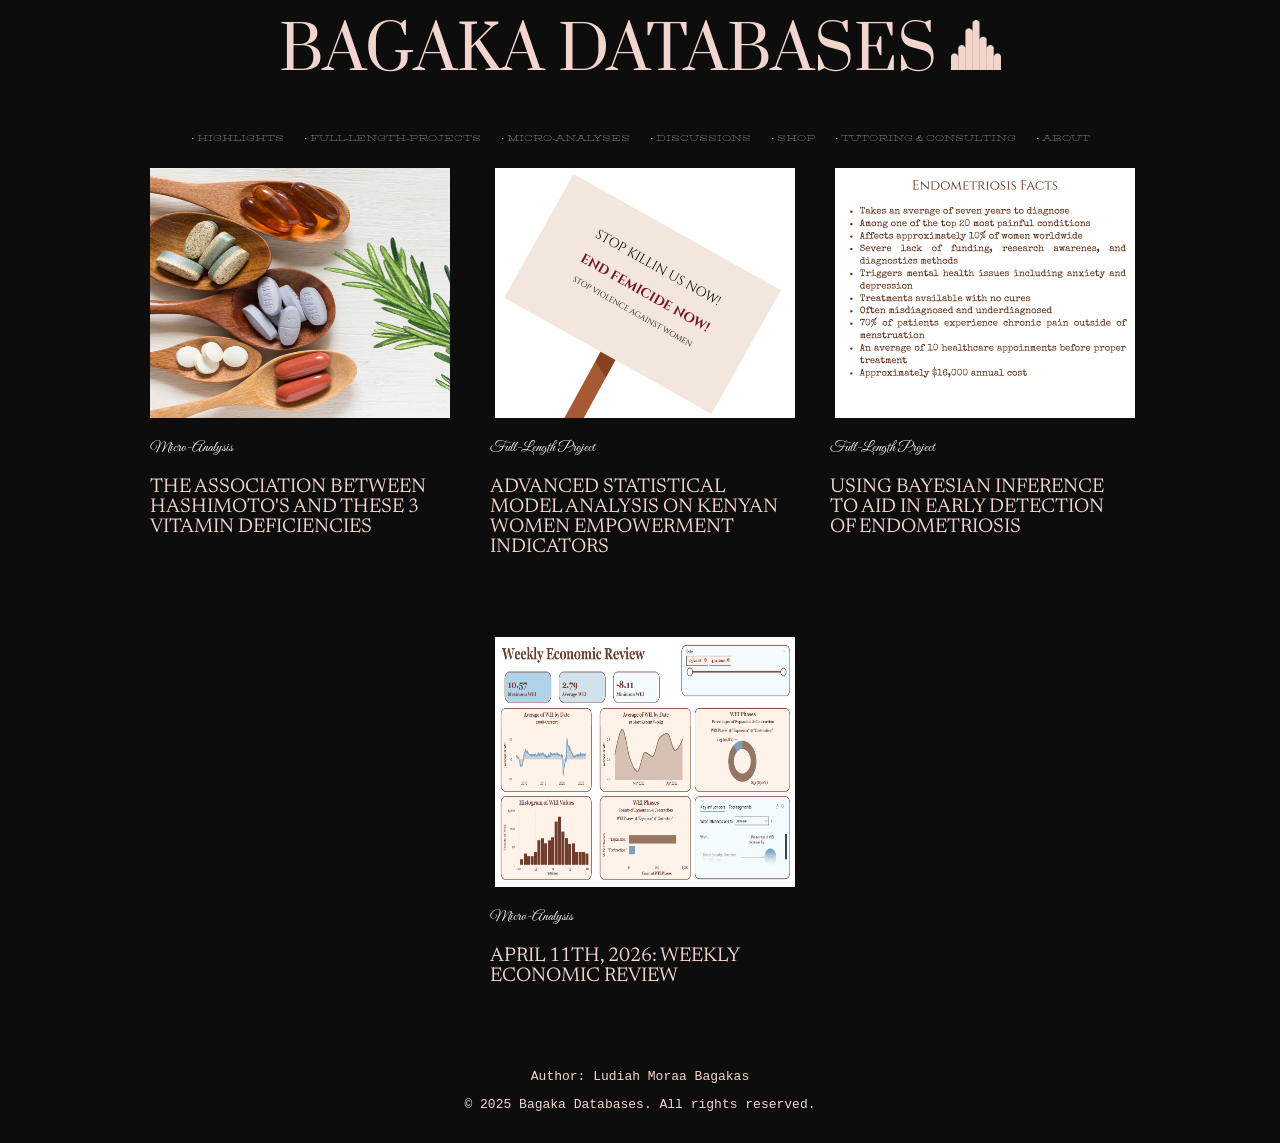
<file: index.html>
<!--------------------- HOME PAGE --------------------->

<!-- BASIC SET-UP -->
<!DOCTYPE html>

<html>

<head>
<title>Bagaka Databases</title>
</head>
<!-- -->

<!-- FONTS -->
<link rel="stylesheet" href="https://fonts.googleapis.com/css2?family=Newsreader:ital,wght@0,300;0,400;0,600;1,300&display=swap">
<link rel="stylesheet" href="https://fonts.googleapis.com/css2?family=Great Vibes:ital,wght@0,300;0,400;0,600;1,300&display=swap">
<link rel="stylesheet" href="https://fonts.googleapis.com/css2?family=Prata:ital,wght@0,300;1,300&display=swap">
<link rel="stylesheet" href="https://fonts.googleapis.com/css2?family=Padyakke+Expanded+One:ital,wght@0,300;0,400;0,600;1,300&display=swap">
<!-- -->

<!-- LINK CSS STYLESHEET -->
<link rel="stylesheet" href="bd.home.css">
<!-- -->

<!-- ICON -->
<link rel="icon" href="favicon.ico" type="image/x-icon">
<!-- -->

<!-- HEADER & TITLE -->
<a class="title" href="/"><h1>BAGAKA DATABASES <img src="Histogram_Logo.png", height = 50px, width="50px" alt=""></h1></a>
<!-- -->

<!-- BACKGROUND COLOR -->
<body style="background-color:#0D0D0D;">
<!-- -->

<!-- TOPNAV -->
<ul class="topnav">
  <li><a href="../highlights/bd.highlights.html"> &bull; HIGHLIGHTS</a></li>
  <li><a href="../full/bd.full.html"> &bull; FULL-LENGTH-PROJECTS</a></li>
  <li><a href="../micro/bd.micro.html"> &bull; MICRO-ANALYSES</a></li>
  <li><a href="../discussions/bd.discussions.html"> &bull; DISCUSSIONS</a></li>
  <li><a href="../shop/bd.shop.html"> &bull; SHOP</a></li>
  <li><a href="../tutoring/tutoring.html"> &bull; TUTORING & CONSULTING</a></li>
  <li><a href="../about/bd.about.html"> &bull; ABOUT</a></li>
</ul>
<!-- -->

<!-- HOME PAGE CONTENT -->
<!-- ROW 1 -->
<div class="container">
  <div class = "vitamins">
    <img src="Vitamins.png" alt="VITAMINS IMAGE", width="300", height="250">
    <p class="categories">Micro-Analysis</p>
    <p>THE ASSOCIATION BETWEEN HASHIMOTO'S AND THESE 3 VITAMIN DEFICIENCIES</p>
  </div>

  <div class="kenyan">
    <a class = "kenyan" href="KenyanWomenEmpowerment/Kenyan.Women.Empowerment.html">
    <img src="Kenyan.Women.png" alt="KENYAN WOMEN EMPOWERMENT", width="300", height="250">
    <p class="categories">Full-Length Project</p>
    <p class = "item">ADVANCED STATISTICAL MODEL ANALYSIS ON KENYAN WOMEN EMPOWERMENT INDICATORS</p>
    </a>
  </div>

  <div class="endo">
    <a class = "endo" href="Endo.Diagnostics/endo.project.html">
    <img src="Endo.png" alt="Endometriosis Facts", width="300", height="250">
    <p class="categories">Full-Length Project</p>
    <p>USING BAYESIAN INFERENCE TO AID IN EARLY DETECTION OF ENDOMETRIOSIS</p>
    </a>
  </div>
</div>  

<!-- ROW 2 -->
<div class="container">
  <div class="WER1">
    <a class = "WER1" href="WeeklyEconomicReview1/WER1.html">
    <img src="WER1.png" alt="WEEKLY ECONOMIC REVIEW 1", width="300", height="250">
    <p class="categories">Micro-Analysis</p>
    <p class = "item">APRIL 11TH, 2026: WEEKLY ECONOMIC REVIEW</p>
    </a>
  </div>
</div>
<!-- -->

<!-- FOOTER -->
<div class="flex-container2">
  <div>
  <footer>
  <p> Author: Ludiah Moraa Bagakas</p>
  <p> &copy; 2025 Bagaka Databases. All rights reserved.</p>
  </footer>
 </div>
</div>
<!-- -->

<!-- CLOSE BODY AND HTML TAGS -->
</body>

</html>
<!-- -->
</file>
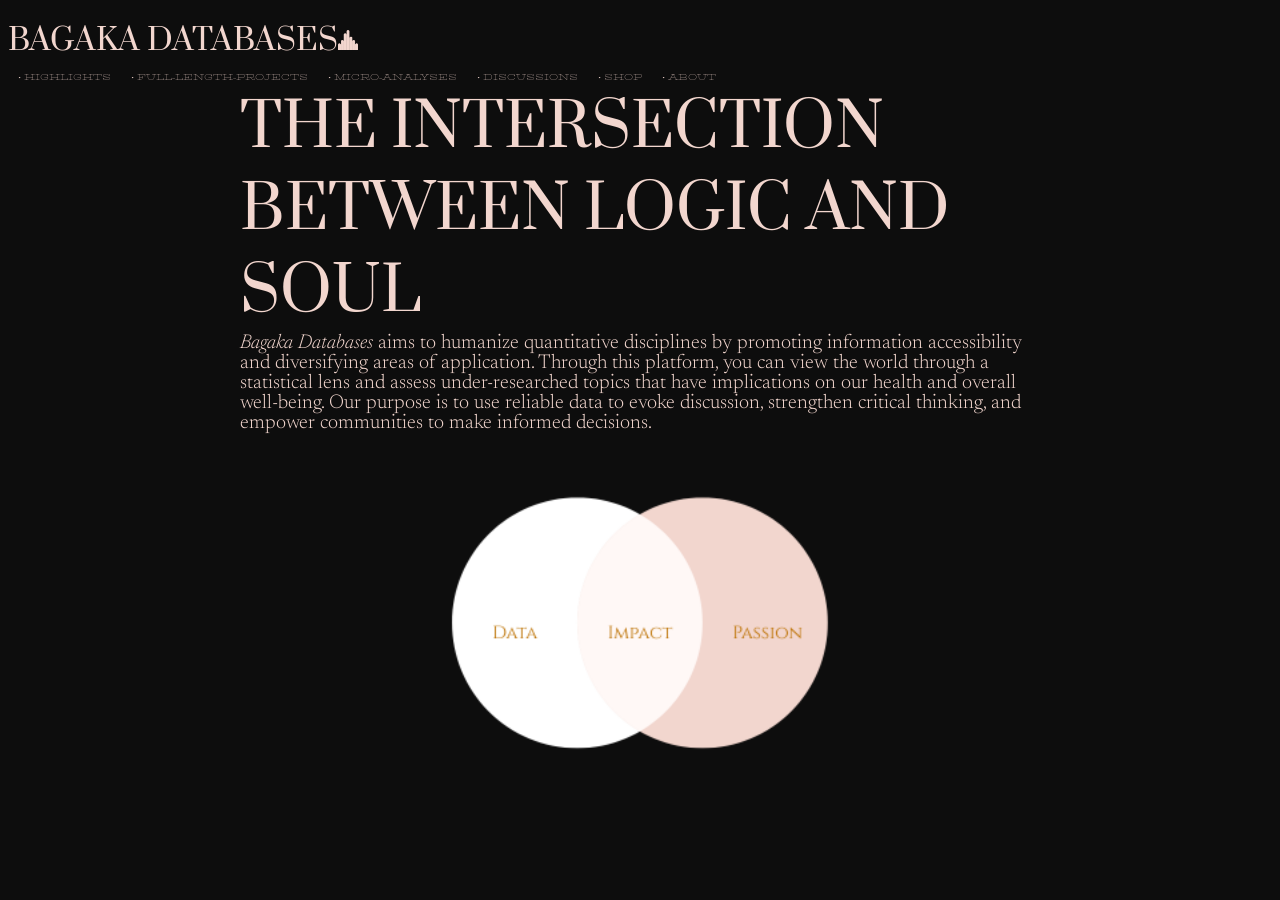
<file: about/bd.about.html>
<!--------------------- ABOUT PAGE --------------------->

<!-- BASIC SET-UP -->
<!DOCTYPE html>
<html>

<head>
<title>Bagaka Databases</title>
</head>
<!-- -->

<!-- FONTS -->
<link rel="stylesheet" href="https://fonts.googleapis.com/css2?family=Newsreader:ital,wght@0,300;0,400;0,600;1,300&display=swap">
<link rel="stylesheet" href="https://fonts.googleapis.com/css2?family=Great Vibes:ital,wght@0,300;0,400;0,600;1,300&display=swap">
<link rel="stylesheet" href="https://fonts.googleapis.com/css2?family=Prata:ital,wght@0,300;1,300&display=swap">
<link rel="stylesheet" href="https://fonts.googleapis.com/css2?family=Padyakke+Expanded+One:ital,wght@0,300;0,400;0,600;1,300&display=swap">
<!-- -->

<!-- LINK CSS STYLESHEET -->
<link rel="stylesheet" href="bd.about.css">
<!-- -->

<!-- ICON -->
<link rel="icon" href="../favicon.ico" type="image/x-icon">
<!-- -->

<!-- HEADER & TITLE -->
<a class= title href="/"><h1>BAGAKA DATABASES<img src="Histogram_Logo.png", height = 20px, width="20px" alt=""></h1></a>
<ul class="topnav">
  <li><a href="../highlights/bd.highlights.html"> &bull; HIGHLIGHTS</a></li>
  <li><a href="../full/bd.full.html"> &bull; FULL-LENGTH-PROJECTS</a></li>
  <li><a href="../micro/bd.micro.html"> &bull; MICRO-ANALYSES</a></li>
  <li><a href="../discussions/bd.discussions.html"> &bull; DISCUSSIONS</a></li>
  <li><a href="../shop/bd.shop.html"> &bull; SHOP</a></li>
  <li><a href="bd.about.html"> &bull; ABOUT</a></li>
</ul>
</h1>
<!-- -->

<!-- BACKGROUND COLOR -->
<body style="background-color:#0D0D0D;">
<!-- -->

<!-- ABOUT CONTENT-->
<h2>THE INTERSECTION BETWEEN LOGIC AND SOUL</h2>
<p class = "about">
<em>Bagaka Databases</em> aims to humanize quantitative disciplines 
by promoting information accessibility and diversifying areas of application. 
Through this platform, you can view the world through a statistical lens 
and assess under-researched topics that have implications on our health and overall well-being.
Our purpose is to use reliable data to evoke discussion, strengthen critical thinking, 
and empower communities to make informed decisions.
</p>

<figure class = "about">
    <img src="About.png" alt="VENN DIAGRAM", width="400", height="400">
</figure>
</html>
</file>
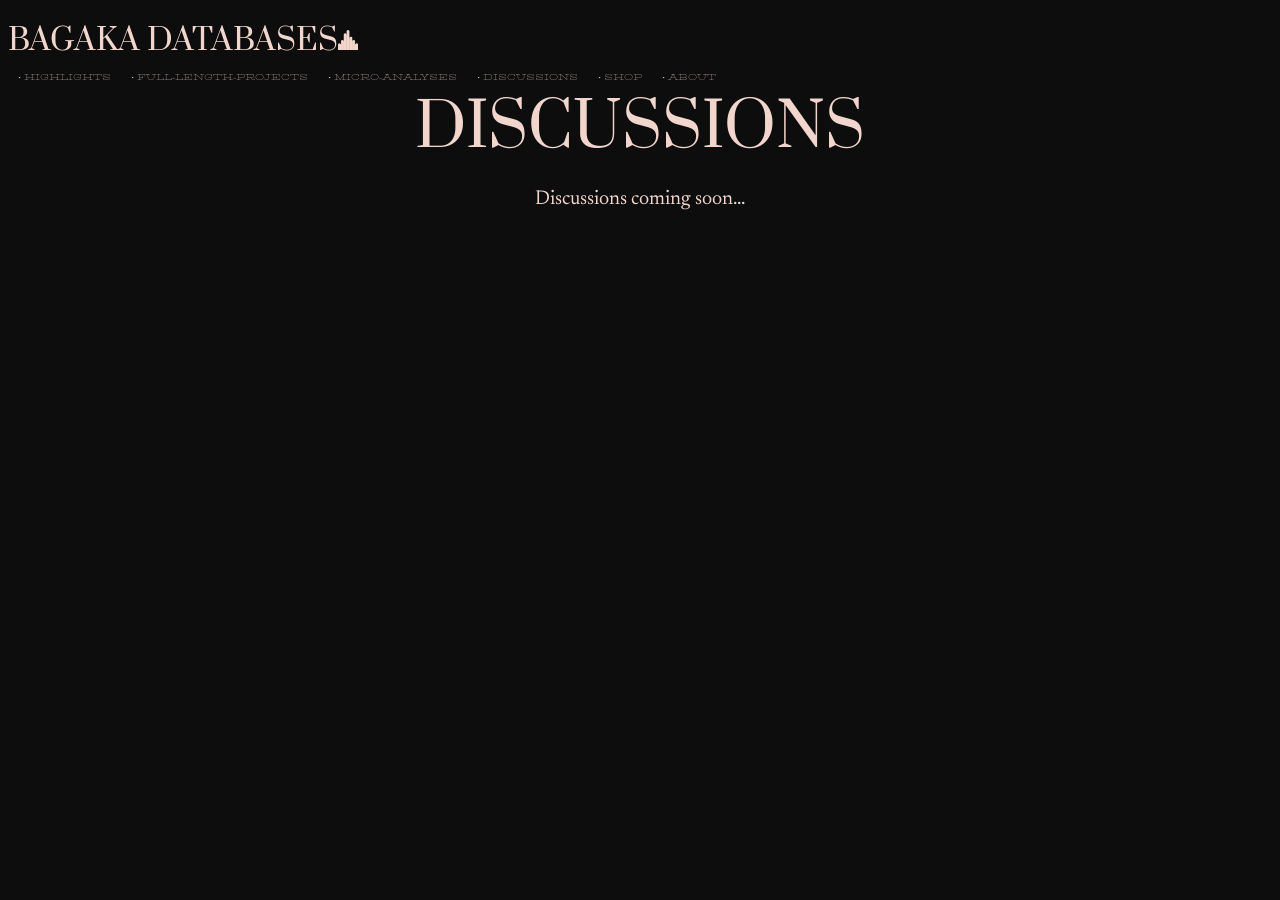
<file: discussions/bd.discussions.html>
<!--------------------- DISCUSSIONS --------------------->

<!-- BASIC SET-UP -->
<!DOCTYPE html>
<html>

<head>
<title>Bagaka Databases</title>
</head>
<!-- -->

<!-- FONTS -->
<link rel="stylesheet" href="https://fonts.googleapis.com/css2?family=Newsreader:ital,wght@0,300;0,400;0,600;1,300&display=swap">
<link rel="stylesheet" href="https://fonts.googleapis.com/css2?family=Great Vibes:ital,wght@0,300;0,400;0,600;1,300&display=swap">
<link rel="stylesheet" href="https://fonts.googleapis.com/css2?family=Prata:ital,wght@0,300;1,300&display=swap">
<link rel="stylesheet" href="https://fonts.googleapis.com/css2?family=Padyakke+Expanded+One:ital,wght@0,300;0,400;0,600;1,300&display=swap">
<!-- -->

<!-- LINK CSS STYLESHEET -->
<link rel="stylesheet" href="bd.discussions.css">
<!-- -->

<!-- ICON -->
<link rel="icon" href="../favicon.ico" type="image/x-icon">
<!-- -->

<!-- HEADER & TITLE -->
<a class= title href="/"><h1>BAGAKA DATABASES<img src="Histogram_Logo.png", height = 20px, width="20px" alt=""></h1></a>

<ul class="topnav">
  <li><a href="../highlights/bd.highlights.html"> &bull; HIGHLIGHTS</a></li>
  <li><a href="../full/bd.full.html"> &bull; FULL-LENGTH-PROJECTS</a></li>
  <li><a href="../micro/bd.micro.html"> &bull; MICRO-ANALYSES</a></li>
  <li><a href="bd.discussions.html"> &bull; DISCUSSIONS</a></li>
  <li><a href="../shop/bd.shop.html"> &bull; SHOP</a></li>
  <li><a href="../about/bd.about.html"> &bull; ABOUT</a></li>
</ul>
</h1>
<!-- -->

<!-- BACKGROUND COLOR -->
<body style="background-color:#0D0D0D;">

<!-- SECTION HEADER -->
<h2>DISCUSSIONS</h2>
<!-- -->

<!-- DISCUSSIONS CONTENT-->
<p> Discussions coming soon...</p>
</file>
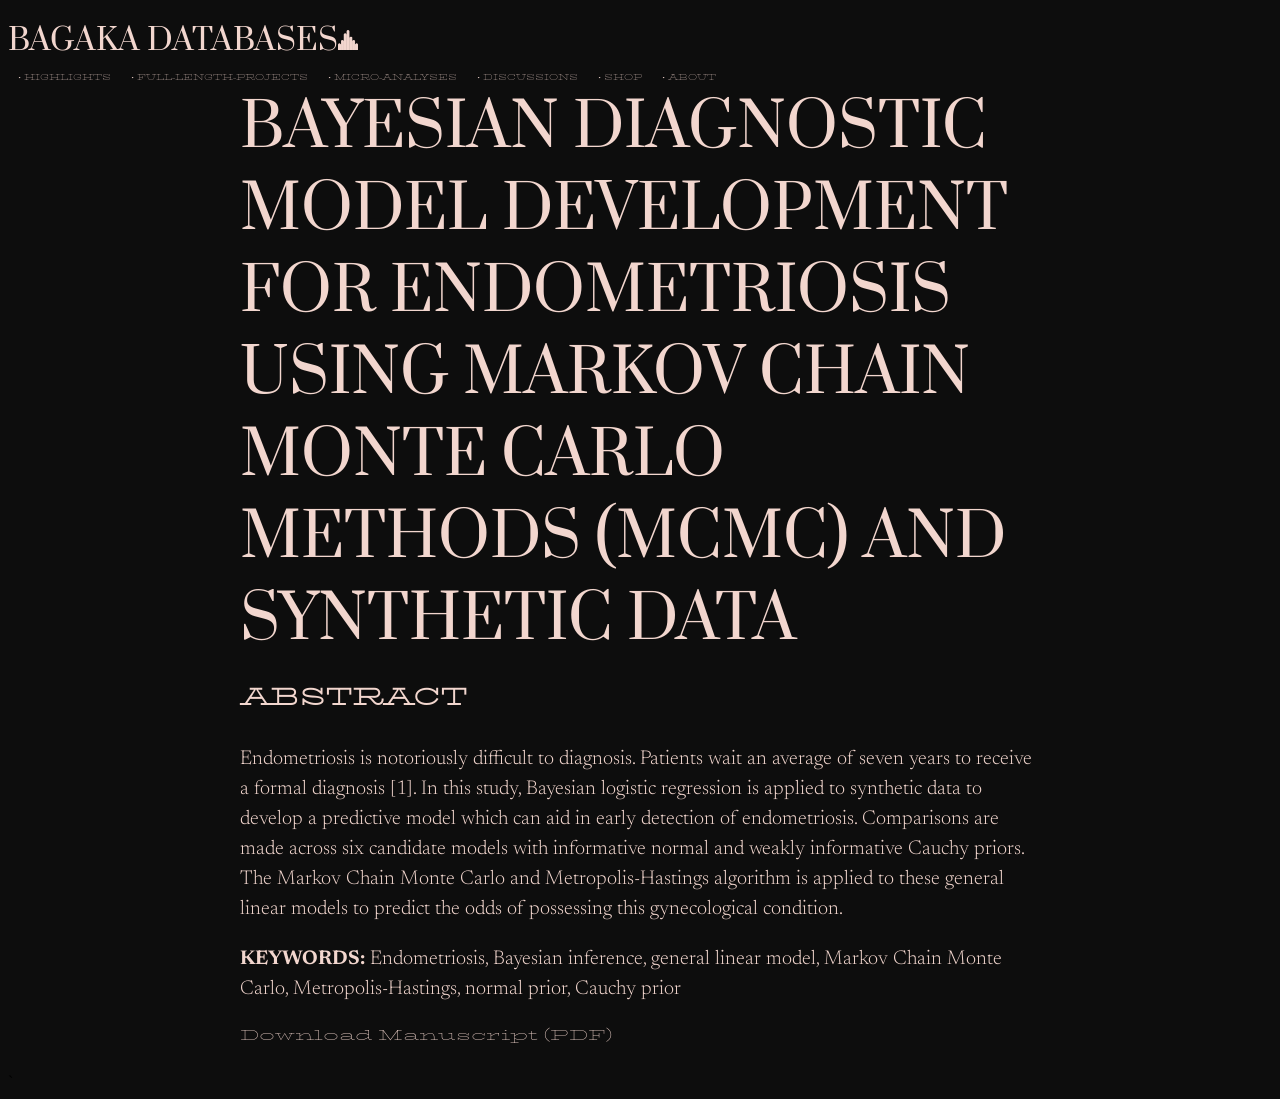
<file: Endo.Diagnostics/endo.project.html>
<!--------------------- ENDOMETRIOSIS DIAGNOSTIC MODEL --------------------->

<!-- BASIC SET-UP -->
<!DOCTYPE html>
<html>

<head>
<title>Bagaka Databases</title>
</head>
<!-- -->

<!-- FONTS -->
<link rel="stylesheet" href="https://fonts.googleapis.com/css2?family=Newsreader:ital,wght@0,300;0,400;0,600;1,300&display=swap">
<link rel="stylesheet" href="https://fonts.googleapis.com/css2?family=Great Vibes:ital,wght@0,300;0,400;0,600;1,300&display=swap">
<link rel="stylesheet" href="https://fonts.googleapis.com/css2?family=Prata:ital,wght@0,300;1,300&display=swap">
<link rel="stylesheet" href="https://fonts.googleapis.com/css2?family=Padyakke+Expanded+One:ital,wght@0,300;0,400;0,600;1,300&display=swap">
<!-- -->

<!-- LINK CSS STYLESHEET -->
<link rel="stylesheet" href="endo.project.css">
<!-- -->

<!-- ICON -->
<link rel="icon" href="../../favicon.ico" type="image/x-icon">
<!-- -->

<!-- HEADER & TITLE -->
<a class= title href="/"><h1>BAGAKA DATABASES<img src="../Histogram_Logo.png", height = 20px, width="20px" alt=""></h1></a>
<ul class="topnav">
  <li><a href="../highlights/bd.highlights.html"> &bull; HIGHLIGHTS</a></li>
  <li><a href="../../full/bd.full.html"> &bull; FULL-LENGTH-PROJECTS</a></li>
  <li><a href="../../micro/bd.micro.html"> &bull; MICRO-ANALYSES</a></li>
  <li><a href="../../discussions/bd.discussions.html"> &bull; DISCUSSIONS</a></li>
  <li><a href="../../shop/bd.shop.html"> &bull; SHOP</a></li>
  <li><a href="../../about/bd.about.html"> &bull; ABOUT</a></li>
</ul>
</h1>
<!-- -->

<!-- BACKGROUND COLOR -->
<body style="background-color:#0D0D0D;">
<!-- -->


<!-- 1. THE TABLE OF CONTENTS -->
<!--
 <div class="scrollable-container">
 <nav class="toc-box">
    <ul class = "toc">
        <li><a href="#section-1" class = "toc-link">1. Abstract</a></li>
        <li ><a href="#section-2" class = "toc-link">2. Introduction</a></li>
        <li><a href="#section-3" class = "toc-link">3. Methodology</a></li>
            <li style="text-indent: 20px;"><a href="#section-3.1" class = "toc-link">3.1. Data Collection </a></li>
            <li style="text-indent: 20px;"><a href="#section-3.2" class = "toc-link">3.2. Exploratory Data Analysis</a></li>
            <li style="text-indent: 20px;"><a href="#section-3.3" class = "toc-link">3.3. Bayesian Logistic Regression</a></li>
        <li><a href="#section-4" class = "toc-link">4. Results</a></li>
            <li style="text-indent: 20px;"><a href="#section-4.1" class = "toc-link">4.1. Fitted Models</a></li>
            <li style="text-indent: 20px;"><a href="#section-4.2" class = "toc-link">4.2. Model Assessments</a></li>
        <li><a href="#section-5" class = "toc-link">5. Conclusion</a></li>
        <li><a href="#section-6" class = "toc-link">6. References</a></li>

    </ul>
</nav>
</div>
-->

<!-- CONTENT -->
<h2>BAYESIAN DIAGNOSTIC MODEL DEVELOPMENT FOR ENDOMETRIOSIS 
    USING MARKOV CHAIN MONTE CARLO METHODS (MCMC) AND SYNTHETIC DATA</h2>

<!-- ABSTRACT -->
<section id="section-1">
<div class ="abstract">
    <h3><b>ABSTRACT</b></h3>
    <p class = "abstract">
        Endometriosis is notoriously difficult to diagnosis. 
        Patients wait an average of seven years to receive a formal diagnosis [1]. 
        In this study, Bayesian logistic regression is applied to synthetic data 
        to develop a predictive model which can aid in early detection of endometriosis. 
        Comparisons are made across six candidate models with informative normal 
        and weakly informative Cauchy priors. The Markov Chain Monte Carlo 
        and Metropolis-Hastings algorithm is applied to these general linear models 
        to predict the odds of possessing this gynecological condition. 
    </p>
</div>

<div class = "keywords">
    <p class="keywords">
        <b>KEYWORDS:</b> Endometriosis, Bayesian inference, 
        general linear model, Markov Chain Monte Carlo, 
        Metropolis-Hastings, normal prior, Cauchy prior
</p>
</div>
</section>


<!-- INTRODUCTION -->
<!--
<section id="section-2">
<div class = "introduction">
    <h3><b>INTRODUCTION</b></h3>
    <p class="introduction">
        Endometriosis is a chronic inflammatory condition, 
        where tissue similar to the uterine lining grows outside of the uterus 
        resulting in inflammation, scarring, and severe pain. 
        It is characterized by a broad spectrum of symptoms, 
        some of which include chronic pain, gastrointestinal issues, fatigue, 
        irregular menstruation, and infertility. 
        This condition has been associated with a reduced quality of life 
        and the delay in its detection prolongs patients' access to necessary treatments for symptom management. 
        As of now, the only definitive way of diagnosing this condition is through a laparoscopy; 
        a minimally invasive surgery [2]. When endometrial lesions are detected, 
        they are generally removed and biopsied to confirm diagnosis. 
        The removal of these lesions are expected to alleviate symptoms. 
        One major drawback of this technique is that when endometriosis is not found, 
        patients are burdened with the vulnerability of recovering from a painful, unwarranted, and costly procedure. 
        Women with presumed diagnoses avoid this procedure out of fear of a similar outcome. 
        These drawbacks highlight several motivations to develop a diagnostic model to infer the probability of endometriosis being present. 
    </p>
</div>
</section>
-->

<!-- METHODOLOGY -->
<section id="section-3">
    <!-- DATA COLLECTION -->
     <!--

<div class = "methodology">
    <h3><b>METHODOLOGY</b></h3>
    <section id="section-3.1">
    <h4><b>DATA COLLECTION</b></h4>
    <p class="data.collection">
        Since endometriosis research is widely considered to be under-researched 
        and under-funded, relevant data sets are hard to access. 
        Consequently, this study utilizes synthetic data simulated 
        to resemble a real-life experiment. This Kaggle data set consists of 
        10,000 observations reflecting common characteristics 
        and symptoms of endometriosis [3]. 
        This study's data is strictly utilized for training purposes 
        and should not be generalized to its respective population. 
    </p>
    </section>
-->
    <!-- EDA -->
     <!--
    <section id="section-3.2">
    <h4><b>EDA:</b></h4>
    <p class="eda">
        In this study, six variables are used to predict the binary outcome 
        of whether or not endometriosis is present (0 = No, 1 = Yes). 
        These predictors are highlighted in <i>Table 1</i>.
    </p>
-->

<!-- TABLE 1 -->
 <!--
<table>
<caption>Table 1: Description of Predictors</caption>
 <thead>
  <tr>
   <th style="text-align:left;"> Variable </th>
   <th style="text-align:left;"> Type </th>
   <th style="text-align:left;"> Description </th>
  </tr>
 </thead>
<tbody>
  <tr>
   <td style="text-align:left;"> Age </td>
   <td style="text-align:left;"> Discrete </td>
   <td style="text-align:left;"> Age of individual (18-50). </td>
  </tr>
  <tr>
   <td style="text-align:left;"> Menstrual Irregularity </td>
   <td style="text-align:left;"> Binary </td>
   <td style="text-align:left;"> Indicates whether or not 
                     individual's menstrual cycle is irregular 
                     (0 = No, 1 = Yes). </td>
  </tr>
  <tr>
   <td style="text-align:left;"> Chronic Pain Level </td>
   <td style="text-align:left;"> Continuous </td>
   <td style="text-align:left;"> Self-reported pain severity level
                     (scale from 0-10). </td>
  </tr>
  <tr>
   <td style="text-align:left;"> Hormone Level Abnormality </td>
   <td style="text-align:left;"> Binary </td>
   <td style="text-align:left;"> Indicates precense of abnormal hormone levels 
                     (0 = No , 1 = Yes). </td>
  </tr>
  <tr>
   <td style="text-align:left;"> Infertility </td>
   <td style="text-align:left;"> Binary </td>
   <td style="text-align:left;"> Indicates whether or not an individual 
                     experiences infertility 
                     (0 = No, 1 = Yes). </td>
  </tr>
  <tr>
   <td style="text-align:left;"> BMI </td>
   <td style="text-align:left;"> Continuous </td>
   <td style="text-align:left;"> Body Mass Index (18-40 kilograms per square meter). </td>
  </tr>
</tbody>
</table>

According to the graphs of quantitative variables in <i>Figure 1</i>, 
the distribution of ages appear to follow a normal, 
yet slightly static distribution centered around a mean of 34 years old. 
Chronic pain levels are distributed normally around a mean of 5, 
while body mass indices are slightly skewed-right with a mean 
and median of about 23. The skewness of the distribution 
for BMI values can be explained by several high outliers. 
This feature is expected, as there is a high prevalence of obesity 
in the United States. Based on the box plots in <i>Figure 1</i>, 
a diagnosis of endometriosis seems to be associated with 
higher chronic pain levels and BMI's. 
Since endometriosis is more common in women of reproductive age, 
and less common in women experiencing and transitioning into menopause, 
we would expect this condition to affect a narrower range (smaller variance) 
of individuals. 
-->


<!-- FIGURE 1 -->
 <!--
<figure class = "figures">
    <img src="Endo.EDA.Figure1.png" alt="EXPLORATORY DATA ANALYSIS GRAPHS", width="800", height="600">
    <figcaption><i>Figure 1: Histograms & Boxplots of Quantitative Variables</i></figcaption>
</figure>

Based on the bar charts in <i></i>Figure 2</i>, 
endometriosis appears to be more prevalent in individuals 
who experience menstrual irregularity, hormone abnormality, and infertility. 
These binary variables are expected to share a positive relationship 
with the odds of an endometriosis diagnosis.
--> 

<!-- FIGURE 2 -->
 <!--
<figure class = "figures">
    <img src="Endo.EDA.Figure2.png" alt="EXPLORATORY DATA ANALYSIS GRAPHS", width="800", height="600">
    <figcaption><i>Figure 2: Bar Charts of Binary Variables</i></figcaption>
</figure>

The correlation heat map in <i>Figure 3</i>, 
indicates that the strongest positive association exists 
between the presence of endometriosis and hormone level abnormalities. 
Other significant predictors that share a significant positive relationship 
with the response are chronic pain level, infertility and menstrual irregularity respectively. 
These explanatory variable are expected to dominate the regression model.
-->
<!-- FIGURE 3 -->
<!--
<figure class = "figures">
    <img src="Endo.EDA.Figure3.png" alt="EXPLORATORY DATA ANALYSIS GRAPHS", width="800", height="600">
    <figcaption><i>Figure 3: Correlation Heat Map</i></figcaption>
</figure>
    </section>

-->

<!-- BAYESIAN LOGISTIC REGRESSION -->
 <!--
 <section id="section-3.3">
 <h4><b>BAYESIAN LOGISTIC REGRESSION:</b></h4>
 <p>
The response variable follows a binomial distribution, y<sub>i</sub> ~ Bin(n<sub>i</sub>, μ<sub>i</sub>), 
where n<sub>i</sub> is known.
We select a logit transformation, 
log( u<sub>i</sub> / (1 - u<sub>i</sub>) ),
to link the linear predictors to the mean of the response [4].
</p>

<p>
We choose the model:
</p>

<p>
log( <sup>&pi;</sup>&frasl;<sub>1 - &pi;</sub>) =
&beta;<sub>0</sub> + &beta;<sub>1</sub>x<sub>1</sub> + &beta;<sub>2</sub>x<sub>2</sub> + &beta;<sub>3</sub>x<sub>3</sub> +
&beta;<sub>4</sub>x<sub>4</sub> + &beta;<sub>5</sub>x<sub>5</sub> + &beta;<sub>6</sub>x<sub>6</sub>,
where &beta;<sub>0</sub>, &beta;<sub>1</sub>, ..., &beta;<sub>6</sub> ~ Normal(0, σ)
</p>

<p>
The data distribution for y is:
</p>

<p>
p(y | &beta;) =
&Pi;<sub>i=1</sub><sup>n</sup>
[ C(n<sub>i</sub>, y<sub>i</sub>) ·
( e<sup>n<sub>i</sub></sup> / (1 + e<sup>n<sub>i</sub>) )<sup>y<sub>i</sub></sup> ·
( 1 / (1 + e<sup>n<sub>i</sub>) )<sup>n<sub>i</sub> - y<sub>i</sub></sup> ]
</p>

<h5><b>Normal Informative Priors</b></h5>
<p>
Parameterization of the explanatory variables was considered using normal prior distributions, 
&beta;<sub>i</sub> ~ N(&beta;, Σ<sub>&beta;</sub>) for &beta;<sub>0</sub>, &beta;<sub>1</sub>, …, &beta;<sub>6</sub>.
In this intuitive approach, prior information can be expressed directly in terms of these parameters [5].
</p>

<p>
The intercept parameter &beta;<sub>0</sub> is selected based on the belief that a “typical” woman aged 18–50
has a 5%–20% chance of having endometriosis. The logit transformation is applied to this range,
and the prior mean is defined as the midpoint of the transformed values.
</p>

<p>
β<sub>0 (centered)</sub> =
[ <sup>&pi;</sup>&frasl;<sub>1 - &pi;</sub>(0.05) + <sup>&pi;</sup>&frasl;<sub>1 - &pi;</sub>(0.20) ] / 2
</p>

<p>
The prior standard deviation of β<sub>0</sub> is set as half the distance between this centered value
and the endpoints of the transformed range.
</p>

<p>
Σ<sub>β0</sub> =
( <sup>&pi;</sup>&frasl;<sub>1 - &pi;</sub>(0.05) + <sup>&pi;</sup>&frasl;<sub>1 - &pi;</sub>(0.20) ) / 2
=
( <sup>&pi;</sup>&frasl;<sub>1 - &pi;</sub>(0.20) − <sup>&pi;</sup>&frasl;<sub>1 - &pi;</sub>(0.05) ) / 2
</p>

For each proceeding coefficient, 
we calculate the expected log of odds for each unit increase in the explanatory variable. 
For instance, we would expect the odds of an endometriosis diagnosis to increase by 25% 
for each increased level of chronic pain. 
As a result, the prior mean on &#946<sub>3</sub> is <i>log(1.25)</i> 
and the standard deviation is the halfway distance between this value 
and the upper and lower bounds bounds of  &#946<sub>3</sub>[5]. 
<i>Table 2</i> provides the prior mean and standard deviation selected for each coefficient.
-->

<!-- TABLE 2 -->
 <!--
<table>
<caption>Table 2: Prior Mean and Standard Deviation for Coefficients</caption>
 <thead>
  <tr>
   <th style="text-align:left;"> Predictors </th>
   <th style="text-align:right;"> Prior Mean </th>
   <th style="text-align:right;"> Prior Standard Deviation </th>
  </tr>
 </thead>
<tbody>
  <tr>
   <td style="text-align:left;"> Intercept </td>
   <td style="text-align:right;"> -2.1653667 </td>
   <td style="text-align:right;"> 0.3895362 </td>
  </tr>
  <tr>
   <td style="text-align:left;"> Age </td>
   <td style="text-align:right;"> 0.0476551 </td>
   <td style="text-align:right;"> 0.0238275 </td>
  </tr>
  <tr>
   <td style="text-align:left;"> Menstrual Irregularity </td>
   <td style="text-align:right;"> 0.1311821 </td>
   <td style="text-align:right;"> 0.0655911 </td>
  </tr>
  <tr>
   <td style="text-align:left;"> Chronic Pain Level </td>
   <td style="text-align:right;"> 0.2027326 </td>
   <td style="text-align:right;"> 0.1013663 </td>
  </tr>
  <tr>
   <td style="text-align:left;"> Hormone Level Abnormaility </td>
   <td style="text-align:right;"> 0.2027326 </td>
   <td style="text-align:right;"> 0.1013663 </td>
  </tr>
  <tr>
   <td style="text-align:left;"> Infertility </td>
   <td style="text-align:right;"> 0.1311821 </td>
   <td style="text-align:right;"> 0.0655911 </td>
  </tr>
  <tr>
   <td style="text-align:left;"> BMI </td>
   <td style="text-align:right;"> 0.0476551 </td>
   <td style="text-align:right;"> 0.0238275 </td>
  </tr>
</tbody>
</table>

Before new data is observed from the likelihood, 
the expected range of values can be estimated. <i>Table 3</i>
 highlights these 95% prior quantile intervals, 
 which reinforce the prior belief that a typical patient 
 is unlikely to have endometriosis, 
 but with each increased value in the coefficients, 
 the odds of a positive diagnosis increase. 
-->

<!-- TABLE 3 

<table>
<caption>Table 3: 95 Percent Prior Quantile Intervals</caption>
 <thead>
  <tr>
   <th style="text-align:left;"> Predictors </th>
   <th style="text-align:right;"> Lower Bound </th>
   <th style="text-align:right;"> Upper Bound </th>
  </tr>
 </thead>
<tbody>
  <tr>
   <td style="text-align:left;"> Intercept </td>
   <td style="text-align:right;"> -2.9288435 </td>
   <td style="text-align:right;"> -1.4018898 </td>
  </tr>
  <tr>
   <td style="text-align:left;"> Age </td>
   <td style="text-align:right;"> 0.0009540 </td>
   <td style="text-align:right;"> 0.0943562 </td>
  </tr>
  <tr>
   <td style="text-align:left;"> Menstrual Irregularity </td>
   <td style="text-align:right;"> 0.0026260 </td>
   <td style="text-align:right;"> 0.2597383 </td>
  </tr>
  <tr>
   <td style="text-align:left;"> Chronic Pain Level </td>
   <td style="text-align:right;"> 0.0040583 </td>
   <td style="text-align:right;"> 0.4014068 </td>
  </tr>
  <tr>
   <td style="text-align:left;"> Hormone Level Abnormaility </td>
   <td style="text-align:right;"> 0.0040583 </td>
   <td style="text-align:right;"> 0.4014068 </td>
  </tr>
  <tr>
   <td style="text-align:left;"> Infertility </td>
   <td style="text-align:right;"> 0.0026260 </td>
   <td style="text-align:right;"> 0.2597383 </td>
  </tr>
  <tr>
   <td style="text-align:left;"> BMI </td>
   <td style="text-align:right;"> 0.0009540 </td>
   <td style="text-align:right;"> 0.0943562 </td>
  </tr>
</tbody>
</table>

<h5>Cauchy Priors</h5>
We consider the Cauchy distribution to embrace a conservative approach 
to selecting priors. 
These weekly informative priors offer a balance between the unstable, 
extreme inferences obtained from highly informative 
and completely non-informative priors. To apply this model, 
binary independent variable are standardized to have a mean of zero 
and standard deviation of 1, 
while the remaining quantitative variables are standardized to have 
a mean of zero and a standard deviation of 0.5. 
This step is essential to compensate for the varying units of measure 
and possible ranges in the data [6].

The Cauchy assumes a Student t-distribution with mean 0, 
degrees-of-freedom set to 1, and a scale of 2.5 for all six coefficients [6].

<p><i>&#946<sub>1</sub>, &#946<sub>2</sub>, &#946<sub>3</sub>, 
&#946<sub>4</sub>, &#946<sub>5</sub>, &#946<sub>6</sub> 
~ Cauchy(x<sub>0</sub> = 0, &#947 = 2.5)</i></p>

Alternatively, we apply a weaker prior to the constant term. 
Since the baseline prevalence of endometriosis is not as high, 
the scale is increased from 2.5 to 10 [6].

<p><i>&#946<sub>0</sub> ~ Cauchy(x<sub>0</sub> = 0, &#947 = 10)</i></p>

<h4>The Metropolis-Hastings Algorithm</h4>
<p>
The joint posterior distribution for the logistic regression model 
can be expressed as:
</p>

<p>
p(&beta;, y) ∝
&Pi;<sub>i</sub> Bin(x<sub>i</sub> | n<sub>i</sub>, logit(X<sub>i</sub>&beta;))
· &Pi;<sub>i</sub> Normal(&beta;<sub>i</sub> | &mu;<sub>i</sub>, &sigma;<sub>i</sub>)
</p>

<p>
when normal priors are selected, and
</p>

<p>
p(&beta;, y) ∝
&Pi;<sub>i</sub> Bin(x<sub>i</sub> | n<sub>i</sub>, logit(X<sub>i</sub>&beta;))
· &Pi;<sub>i</sub> Cauchy(&beta;<sub>i</sub> | x<sub>i</sub>, &gamma;<sub>i</sub>)
</p>

<p>
when Cauchy priors are applied.
</p>

<p>
Since these distributions cannot be obtained directly, MCMC methods 
are applied to estimate the posterior.
</p>

<p>
The Metropolis–Hastings algorithm relies on an arbitrary 
initial value <i>x<sup>(0)</sup></i>
drawn from a proposal distribution <i>q(x)</i> to initialize the process.
</p>

<p>
Initialize: x<sup>(0)</sup> ~ q(x)
</p>

<p>
For the next iteration, a new candidate value <i>x<sup>(cand)</sup></i> 
is simulated from a proposal distribution
<i>q(x<sup>(i)</sup> | x<sup>(i−1)</sup>)</i>.
</p>

<p>
Propose: x<sup>(i)</sup> ~ q(x<sup>(i)</sup> | x<sup>(i−1)</sup>)
</p>

<p>
The acceptance probability <i>&alpha;</i> determines whether the proposed value becomes the next state.
It is computed using the ratio of proposal probabilities:
</p>

<p>
&alpha; = min(1, 
[ q(x<sup>(cand)</sup> | x<sup>(i−1)</sup>) / q(x<sup>(i−1)</sup> | x<sup>(cand)</sup>) ])
</p>

<p>
This process is repeated for iterations <i>i= 1, 2, … </i>  
until the Markov chains converge to the posterior distribution [7].
</p>
</div>
</section>
</section>
-->

<!-- RESULTS
<section id="section-4">
<div class = "results">
    <h3><b>RESULTS</b></h3>
    <section id="section-4.1">
    <h4><b>Fitted Models</b></h4>
<p>
Six proposal models are developed to predict the odds of an endometriosis diagnosis given a series of potential symptoms and characteristics.
The first four models utilize normal informative prior distributions, where prior parameters are intuitively chosen.
The first model includes all input variables and can be expressed as follows:
</p>

<h6>Model 1:</h6>

<p>
log(<sup>&pi;</sup>&frasl;<sub>1 - &pi;</sub>)=
&beta;<sub>0</sub> +
&beta;<sub>1</sub>(Age) +
&beta;<sub>2</sub>(Menstrual Irregularity) +
&beta;<sub>3</sub>(Chronic Pain Level) +
&beta;<sub>4</sub>(Hormone Abnormality) +
&beta;<sub>5</sub>(Infertility) +
&beta;<sub>6</sub>(BMI)
</p>

In the fitted models, coefficients for age and BMI are close to zero 
indicating a low level of significance on the overall model. 
To further assess their significance,
 these predictors are transformed in the second model, 
 so that age is scaled to every five years 
 and BMI is analyzed categorically. 
 <i>Table 4</i> shows the frequency table for the BMI categories.
 -->

<!-- TABLE 4 
 <table>
<caption>Table 4: Frequency of BMI Categories</caption>
 <thead>
  <tr>
   <th style="text-align:left;"> Var1 </th>
   <th style="text-align:right;"> Freq </th>
  </tr>
 </thead>
<tbody>
  <tr>
   <td style="text-align:left;"> Healthy Weight </td>
   <td style="text-align:right;"> 5511 </td>
  </tr>
  <tr>
   <td style="text-align:left;"> Obese </td>
   <td style="text-align:right;"> 418 </td>
  </tr>
  <tr>
   <td style="text-align:left;"> Overweight </td>
   <td style="text-align:right;"> 2793 </td>
  </tr>
  <tr>
   <td style="text-align:left;"> Underweight </td>
   <td style="text-align:right;"> 1278 </td>
  </tr>
</tbody>
</table>

<p>
The fitted equation for takes the following form:
</p>

<h6>Model 2:</h6>

<p>
log( <sup>&pi;</sup>&frasl;<sub>1 - &pi;</sub>) =
&beta;<sub>0</sub> +
&beta;<sub>1</sub>(Age/5) +
&beta;<sub>2</sub>(Menstrual Irregularity) +
&beta;<sub>3</sub>(Chronic Pain Level) +
&beta;<sub>4</sub>(Hormone Abnormality) +
&beta;<sub>5</sub>(Infertility) +
&beta;<sub>6</sub>(Obese) +
&beta;<sub>7</sub>(Overweight) +
&beta;<sub>8</sub>(Underweight)
</p>

In Models 3 and 4, 
variables for age and BMI are dropped 
respectively:

<h6>Model 3:</h6>

<p>
log( <sup>&pi;</sup>&frasl;<sub>1 - &pi;</sub>) =
&beta;<sub>0</sub> +
&beta;<sub>1</sub>(Menstrual Irregularity) +
&beta;<sub>2</sub>(Chronic Pain Level) +
&beta;<sub>3</sub>(Hormone Abnormality) +
&beta;<sub>4</sub>(Infertility) +
&beta;<sub>5</sub>(Obese) +
&beta;<sub>6</sub>(Overweight) +
&beta;<sub>7</sub>(Underweight)
</p>

<h6>Model 4:</h6>

<p>
log( <sup>&pi;</sup>&frasl;<sub>1 - &pi;</sub>) =
&beta;<sub>0</sub> +
&beta;<sub>1</sub>(Menstrual Irregularity) +
&beta;<sub>2</sub>(Chronic Pain Level) +
&beta;<sub>3</sub>(Hormone Abnormality) +
&beta;<sub>4</sub>(Infertility) +
</p>

Although these variables are removed to simplify the model 
and prevent noise, dropping these variables could result in information loss, 
especially since there is no evidence of collinearity present in the data. 
This is considered when fitting the two remaining models with Cauchy priors. 
Since there is significant information in the overweight and obese categories, 
the BMI variable is kept in Models 5 and 6.  

<h6>Model 5:</h6>
<p>
log( <sup>&pi;</sup>&frasl;<sub>1 - &pi;</sub>)=
&beta;<sub>0</sub> +
&beta;<sub>1</sub>(Age) +
&beta;<sub>2</sub>(Menstrual Irregularity) +
&beta;<sub>3</sub>(Chronic Pain Level) +
&beta;<sub>4</sub>(Hormone Abnormality) +
&beta;<sub>5</sub>(Infertility) +
&beta;<sub>6</sub>(BMI)
</p>

<h6>Model 6:</h6>
<p>
log(<sup>&pi</sup>&frasl;<sub>1 - &pi;</sub>)=
&beta;<sub>0</sub> +
&beta;<sub>1</sub>(Menstrual Irregularity) +
&beta;<sub>2</sub>(Chronic Pain Level) +
&beta;<sub>3</sub>(Hormone Abnormality) +
&beta;<sub>4</sub>(Infertility) +
&beta;<sub>5</sub>(BMI)
</p>

<i>Table 5</i> provides the results of fitted Models 1-6. 
Based on these results, hormone abnormalities and chronic pain level 
appear to consistently hold the most predictive power across all six models.

<table>
<caption>Table 5: Posterior Coefficient Estimates for Models 1-6 </caption>
 <thead>
  <tr>
   <th style="text-align:left;"> Estimate </th>
   <th style="text-align:left;"> Model 1 </th>
   <th style="text-align:left;"> Model 2 </th>
   <th style="text-align:left;"> Model 3 </th>
   <th style="text-align:left;"> Model 4 </th>
   <th style="text-align:left;"> Model 5 </th>
   <th style="text-align:left;"> Model 6 </th>
  </tr>
 </thead>
<tbody>
  <tr>
   <td style="text-align:left;"> Intercept </td>
   <td style="text-align:left;"> -2.144471 </td>
   <td style="text-align:left;"> -1.231417 </td>
   <td style="text-align:left;"> -1.832922 </td>
   <td style="text-align:left;"> -1.720188 </td>
   <td style="text-align:left;"> -0.404786 </td>
   <td style="text-align:left;"> -0.404599 </td>
  </tr>
  <tr>
   <td style="text-align:left;"> Age </td>
   <td style="text-align:left;"> -0.001714 </td>
   <td style="text-align:left;"> -0.001642 </td>
   <td style="text-align:left;"> ommitted </td>
   <td style="text-align:left;"> ommitted </td>
   <td style="text-align:left;"> -0.039812 </td>
   <td style="text-align:left;"> ommitted </td>
  </tr>
  <tr>
   <td style="text-align:left;"> Menstrual Irregularity </td>
   <td style="text-align:left;"> 0.132292 </td>
   <td style="text-align:left;"> 0.129262 </td>
   <td style="text-align:left;"> 0.335697 </td>
   <td style="text-align:left;"> 0.339813 </td>
   <td style="text-align:left;"> 0.206866 </td>
   <td style="text-align:left;"> 0.207461 </td>
  </tr>
  <tr>
   <td style="text-align:left;"> Chronic Pain Level </td>
   <td style="text-align:left;"> 0.109986 </td>
   <td style="text-align:left;"> 0.110095 </td>
   <td style="text-align:left;"> 0.125449 </td>
   <td style="text-align:left;"> 0.12447 </td>
   <td style="text-align:left;"> 0.505207 </td>
   <td style="text-align:left;"> 0.506221 </td>
  </tr>
  <tr>
   <td style="text-align:left;"> Hormone Level Abnormaility </td>
   <td style="text-align:left;"> 0.230077 </td>
   <td style="text-align:left;"> 0.22889 </td>
   <td style="text-align:left;"> 0.610487 </td>
   <td style="text-align:left;"> 0.603655 </td>
   <td style="text-align:left;"> 0.4406668 </td>
   <td style="text-align:left;"> 0.40658 </td>
  </tr>
  <tr>
   <td style="text-align:left;"> Infertility </td>
   <td style="text-align:left;"> 0.131111 </td>
   <td style="text-align:left;"> 0.131966 </td>
   <td style="text-align:left;"> 0.340058 </td>
   <td style="text-align:left;"> 0.339403 </td>
   <td style="text-align:left;"> 0.205028 </td>
   <td style="text-align:left;"> 0.204763 </td>
  </tr>
  <tr>
   <td style="text-align:left;"> BMI </td>
   <td style="text-align:left;"> 0.043092 </td>
   <td style="text-align:left;"> - </td>
   <td style="text-align:left;"> - </td>
   <td style="text-align:left;"> ommitted </td>
   <td style="text-align:left;"> 0.353553 </td>
   <td style="text-align:left;"> 0.3542265 </td>
  </tr>
  <tr>
   <td style="text-align:left;"> Obese </td>
   <td style="text-align:left;"> - </td>
   <td style="text-align:left;"> 0.067705 </td>
   <td style="text-align:left;"> 0.240297 </td>
   <td style="text-align:left;"> - </td>
   <td style="text-align:left;"> - </td>
   <td style="text-align:left;"> - </td>
  </tr>
  <tr>
   <td style="text-align:left;"> Overweight </td>
   <td style="text-align:left;"> - </td>
   <td style="text-align:left;"> 0.129528 </td>
   <td style="text-align:left;"> 0.348393 </td>
   <td style="text-align:left;"> - </td>
   <td style="text-align:left;"> - </td>
   <td style="text-align:left;"> - </td>
  </tr>
  <tr>
   <td style="text-align:left;"> Underweight </td>
   <td style="text-align:left;"> - </td>
   <td style="text-align:left;"> 0.026705 </td>
   <td style="text-align:left;"> 0.038178 </td>
   <td style="text-align:left;"> - </td>
   <td style="text-align:left;"> - </td>
   <td style="text-align:left;"> - </td>
  </tr>
</tbody>
</table>
    </section>

    <section id="section-4.2">
<h4><b>Model Assessments</b></h4>
<h5><b>ROC Curves & Accuracy Metrics</b></h5>
Classifications are created so that posterior values greater than or equal to 0.4 
are presumed to have a positive endometriosis diagnosis. 
Otherwise, a patient is classified as negative. 
ROC curves <i>(Figure 4)</i> and accuracy measures <i>(Table 6)</i> 
serve as preliminary performance indicators for model selection. 
With an area-under-the curve (AUC) ranging from 0.63-0.67, 
each model performs slightly better than random chance at different thresholds. 
Since this study is most concerned with identifying positive cases of endometriosis, 
it makes sense to maximize sensitivity. 
The models with the highest sensitivity are 3, 5 and 6. 
These models achieved the highest metrics for specificity, Cohen's Kappa, and AUC.
 Kappa values in these three models are approximately 0.22, 
 indicating fair agreement between predicted and observed outcomes 
 after accounting for random chance. 
 Due to the results of this section, 
 the remainder of the analysis is performed on Models 3, 5, and 6.
-->

 <!-- FIGURE 4 
<figure class = "figures">
    <img src="Endo.EDA.Figure4.png" alt="ROC CURVES", width="800", height="600">
    <figcaption><i>Figure 4: ROC Curves</i></figcaption>
</figure>
-->

<!-- TABLE 6 
<table>
<caption>Table 6: Preliminary Performance Metrics</caption>
 <thead>
  <tr>
   <th style="text-align:left;"> Model </th>
   <th style="text-align:right;"> Balanced Accuracy </th>
   <th style="text-align:right;"> Sensitivity </th>
   <th style="text-align:right;"> specificity </th>
   <th style="text-align:right;"> Kappa </th>
  </tr>
 </thead>
<tbody>
  <tr>
   <td style="text-align:left;"> Model 1 </td>
   <td style="text-align:right;"> 0.5944791 </td>
   <td style="text-align:right;"> 0.6312822 </td>
   <td style="text-align:right;"> 0.5576761 </td>
   <td style="text-align:right;"> 0.1812516 </td>
  </tr>
  <tr>
   <td style="text-align:left;"> Model 2 </td>
   <td style="text-align:right;"> 0.5945416 </td>
   <td style="text-align:right;"> 0.6452562 </td>
   <td style="text-align:right;"> 0.5438271 </td>
   <td style="text-align:right;"> 0.1804540 </td>
  </tr>
  <tr>
   <td style="text-align:left;"> Model 3 </td>
   <td style="text-align:right;"> 0.6132502 </td>
   <td style="text-align:right;"> 0.6526109 </td>
   <td style="text-align:right;"> 0.5738895 </td>
   <td style="text-align:right;"> 0.2173342 </td>
  </tr>
  <tr>
   <td style="text-align:left;"> Model 4 </td>
   <td style="text-align:right;"> 0.6061215 </td>
   <td style="text-align:right;"> 0.6496690 </td>
   <td style="text-align:right;"> 0.5625739 </td>
   <td style="text-align:right;"> 0.2032446 </td>
  </tr>
  <tr>
   <td style="text-align:left;"> Model 5 </td>
   <td style="text-align:right;"> 0.6150781 </td>
   <td style="text-align:right;"> 0.6518755 </td>
   <td style="text-align:right;"> 0.5782807 </td>
   <td style="text-align:right;"> 0.2210765 </td>
  </tr>
  <tr>
   <td style="text-align:left;"> Model 6 </td>
   <td style="text-align:right;"> 0.6156774 </td>
   <td style="text-align:right;"> 0.6513851 </td>
   <td style="text-align:right;"> 0.5799696 </td>
   <td style="text-align:right;"> 0.2223255 </td>
  </tr>
</tbody>
</table>

<h5><b>Posterior Predictive Checks</b></h5>
Posterior predictive checks <i>(Figure 5)</i> are performed 
to evaluate the fit of the model to the observed data [5]. The dark blue lines, 
which represents the observed data distribution 
closely overlaps the light blue line representing data simulated 
by the posterior distribution. Based on these features, 
all six models appear to be an adequate fit for newly observed data [8]. 
-->

 <!-- FIGURE 5 
<figure class = "figures">
    <img src="Endo.Results.Figure5.png" alt="POSTERIOR PREDICTIVE CHECKS", width="800", height="600">
    <figcaption><i>Figure 5: Posterior Predictive Checks (Models 1-6)</i></figcaption>
</figure>

<h5><b>Stratified K-Fold Cross Validation, ELPD, & LOOIC</b></h5>
The accuracy of these three models are further assessed using 
stratified k-fold cross validation accuracy, 
expected log-predictive density (ELPD), and 
the leave-one-out cross validation information criterion. 
The aim is to maximize the expected log-predictive density (ELPD) 
and cross validation accuracy. 
Alternatively, the LOOIC must be minimized 
to select the strongest model [10]. In <i>Table 7</i>, 
Model 6 has the lowest LOOIC and highest ELPD 
suggesting higher out-of-sample predictive accuracy.
-->

<!-- TABLE 7
<table>
<caption>Table 7: ELPD & LOOIC for Models 3,5, and 6</caption>
 <thead>
  <tr>
   <th style="text-align:left;"> Model </th>
   <th style="text-align:right;"> LOOIC </th>
   <th style="text-align:right;"> ELPD </th>
  </tr>
 </thead>
<tbody>
  <tr>
   <td style="text-align:left;"> Model 3 </td>
   <td style="text-align:right;"> 12785.17 </td>
   <td style="text-align:right;"> -6392.585 </td>
  </tr>
  <tr>
   <td style="text-align:left;"> Model 5 </td>
   <td style="text-align:right;"> 12780.23 </td>
   <td style="text-align:right;"> -6390.113 </td>
  </tr>
  <tr>
   <td style="text-align:left;"> Model 6 </td>
   <td style="text-align:right;"> 12779.38 </td>
   <td style="text-align:right;"> -6389.692 </td>
  </tr>
</tbody>
</table>

For stratified k-fold cross validation, 
the data-set is divided into 80% for training and 20% validation 
with respect to its sample proportions. 
Ten equal size folds are created on training data 
and each model is iteratively applied to nine folds, 
while accuracy metrics are evaluated on the tenth fold of the training data. 
The process is repeated until each fold has been evaluated [7]. 

<i>Table 8</i> contains the mean accuracy, 
sensitivity, and specificity for the three candidate models 
after applying cross validation on the training data. 
Only slight discrepancies are apparent 
in the performance metrics between the three models. 
The results for predictive density, LOOIC, 
and cross validation accuracy suggest 
that Model 6 slightly outperforms the rest. 
Thus, Model 6 is established as the final model.

<h6>Final Model</h6>
<p>
log( <sup>&pi;</sup>&frasl;<sub>1 - &pi;</sub>)=
&beta;<sub>0</sub> +
&beta;<sub>1</sub>(Menstrual Irregularity) +
&beta;<sub>2</sub>(Chronic Pain Level) +
&beta;<sub>3</sub>(Hormone Abnormality) +
&beta;<sub>4</sub>(Infertility) +
&beta;<sub>5</sub>(BMI)
</p>

<p>
&beta;<sub>0</sub> ~ Cauchy(x<sub>0</sub> = 0, &#947 = 10) <br>
&beta;<sub>1</sub>, &beta;<sub>2</sub>, &beta;<sub>3</sub>, &beta;<sub>4</sub>, &beta;<sub>5</sub> ~ Cauchy(x<sub>0</sub> = 0, &#947 = 2.5)
</p>
--> 


<!-- TABLE 8 
<table>
<caption>Table 8: K-Fold CV Performance Metrics</caption>
 <thead>
  <tr>
   <th style="text-align:left;"> Model </th>
   <th style="text-align:right;"> Balanced Accuracy </th>
   <th style="text-align:right;"> Sensitivity </th>
   <th style="text-align:right;"> Specificity </th>
  </tr>
 </thead>
<tbody>
  <tr>
   <td style="text-align:left;"> Model 3 </td>
   <td style="text-align:right;"> 0.6108165 </td>
   <td style="text-align:right;"> 0.6515880 </td>
   <td style="text-align:right;"> 0.5700450 </td>
  </tr>
  <tr>
   <td style="text-align:left;"> Model 5 </td>
   <td style="text-align:right;"> 0.6099075 </td>
   <td style="text-align:right;"> 0.6459776 </td>
   <td style="text-align:right;"> 0.5738375 </td>
  </tr>
  <tr>
   <td style="text-align:left;"> Model 6 </td>
   <td style="text-align:right;"> 0.6104180 </td>
   <td style="text-align:right;"> 0.6466010 </td>
   <td style="text-align:right;"> 0.5742350 </td>
  </tr>
</tbody>
</table>
</div>
</section>
</section>
-->

<!--CONCLUSION
<section id="section-5">
<div class = "conclusion">
<h3><b>CONCLUSION</b></h3>
Final assessments for Model 6 are evaluated on the test set 
and summarized in <i>Table 9</i> and <i>Figure 5</i>. 
An area of 0.67 under the ROC curve suggests that 
there is a 67% probability of endometriosis correctly being diagnosed 
across all thresholds. In developing this model, 
priority is placed on optimizing sensitivity, 
so that cases of endometriosis are being accurately detected. 
With an accuracy of about 63% and a sensitivity of about 67%, 
this Bayesian predictive model outperforms routine vaginal examinations 
by nearly 30% [11]. 
-->

 <!-- FIGURE 6 
<figure class = "figures">
    <img src="Endo.Conclusion.Figure6.png" alt="ROC CURVE FINAL MODEL", width="800", height="600">
    <figcaption><i>Figure 6: ROC Curve - Final Model</i></figcaption>
</figure>
-->

<!-- TABLE 9 
<table>
<caption>Table 9: Out-of-Sample Performance Metrics for Final Model</caption>
 <thead>
  <tr>
   <th style="text-align:left;"> Metric </th>
   <th style="text-align:right;"> Value </th>
  </tr>
 </thead>
<tbody>
  <tr>
   <td style="text-align:left;"> Accuracy </td>
   <td style="text-align:right;"> 0.6255732 </td>
  </tr>
  <tr>
   <td style="text-align:left;"> Sensitivity </td>
   <td style="text-align:right;"> 0.6654321 </td>
  </tr>
  <tr>
   <td style="text-align:left;"> Specificity </td>
   <td style="text-align:right;"> 0.5857143 </td>
  </tr>
  <tr>
   <td style="text-align:left;"> AUC </td>
   <td style="text-align:right;"> 0.6607107 </td>
  </tr>
  <tr>
   <td style="text-align:left;"> LOOIC </td>
   <td style="text-align:right;"> 2554.6130248 </td>
  </tr>
  <tr>
   <td style="text-align:left;"> ELPD </td>
   <td style="text-align:right;"> -1277.3065124 </td>
  </tr>
</tbody>
</table>

Although the final model's accuracy only slightly exceeds random chance, 
this analysis serves as a starting point for further development 
of diagnostic algorithms for endometriosis.
</div>
</section>

<section id="section-6">
<div class = "references">
<h3> REFERENCES</h3>
<ul>
    [1]Endometriosis Australia. Diagnosis of Endometriosis. 
    Available from: https://endometriosisaustralia.org/diagnosis/
</ul>

<ul>
    [2] Cleveland Clinic. 
    Endometriosis: Causes, Symptoms, 
    Diagnosis & Treatment. 
    Available from: 
    https://my.clevelandclinic.org/health/diseases/10857-endometriosis
</ul>

<ul>
    [3] Anietie M. Endometriosis Dataset. 
    Kaggle. 
    Available from: 
    https://www.kaggle.com/datasets/michaelanietie/endometriosis-dataset
</ul>

<ul>
    [4] Gelman A, Carlin JB, Stern HS, Dunson DB, Vehtari A, Rubin DB. 
    Bayesian Data Analysis. 3rd ed. Boca Raton (FL): CRC Press; 2013.
</ul>

<ul>
    [5] Hitchcock DB. Bayesian Regression and Classification Notes. 
    University of South Carolina.
</ul>

<ul>
    [6] Gelman A, Jakulin A, Pittau MG, Su YS. 
    A Weakly Informative Default Prior Distribution for Logistic 
    and Other Regression Models. 
    Annals of Applied Statistics. 2008.
</ul>

<ul>
    [7] Jacobs Laboratory. 
    Metropolis-Hastings Sampling Cheat Sheet. 
    University of Rochester.
</ul>

<ul>
    [8] Gelman A, Carlin JB, Stern HS, Dunson DB, Vehtari A, Rubin DB. 
    Bayesian Data Analysis. 3rd ed. Boca Raton (FL): 
    CRC Press; 2013.
</ul>

<ul>
    [9] Stan Development Team. Posterior and Prior Predictive Checks. 
    In: Stan User's Guide. 
    Available from: https://mc-stan.org/docs/stan-users-guide/posterior-predictive-checks.html
</ul>

<ul>
    [10] Vehtari A, Gelman A, Gabry J. 
    Practical Bayesian Model Evaluation 
    Using Leave-One-Out Cross-Validation 
    and WAIC. arXiv. 2015.
</ul>

<ul>
    [11] Kido A. MRI in the diagnosis of endometriosis and related diseases. 
    Japanese Journal of Radiology. 
    2022;40(3):213-227. doi:10.1007/s11604-021-01215-z.
</ul>
</div>
</section>
-->

<div class = "document">
<a class = "document" href="EndometriosisDiagnostics.pdf" target="_blank">Download Manuscript (PDF)</a>
</div>

</body>
</html>`
</file>
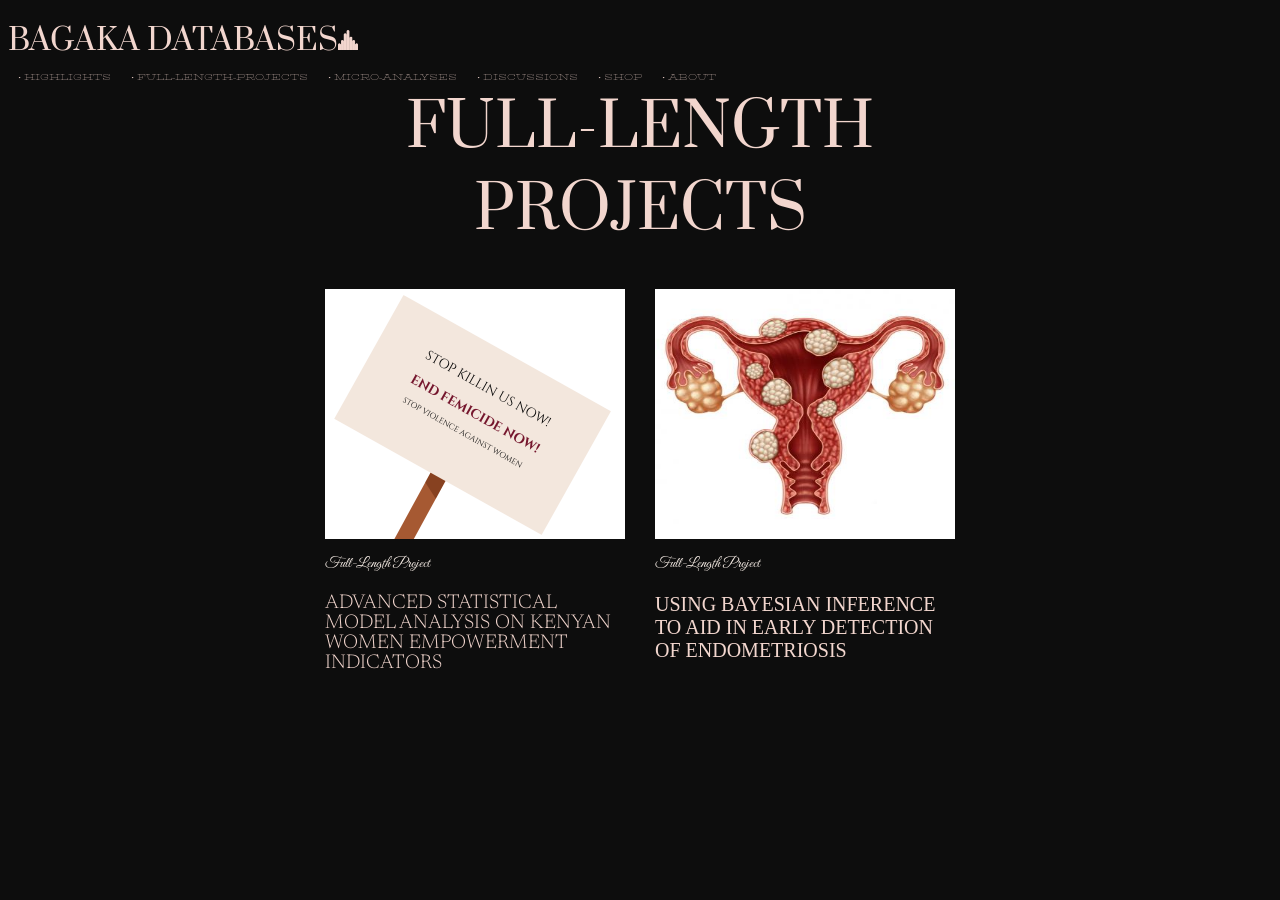
<file: full/bd.full.html>
<!--------------------- FULL-LENGTH PROJECTS PAGE --------------------->

<!-- BASIC SET-UP -->
<!DOCTYPE html>
<html>

<head>
<title>Bagaka Databases</title>
</head>
<!-- -->

<!-- FONTS -->
<link rel="stylesheet" href="https://fonts.googleapis.com/css2?family=Newsreader:ital,wght@0,300;0,400;0,600;1,300&display=swap">
<link rel="stylesheet" href="https://fonts.googleapis.com/css2?family=Great Vibes:ital,wght@0,300;0,400;0,600;1,300&display=swap">
<link rel="stylesheet" href="https://fonts.googleapis.com/css2?family=Prata:ital,wght@0,300;1,300&display=swap">
<link rel="stylesheet" href="https://fonts.googleapis.com/css2?family=Padyakke+Expanded+One:ital,wght@0,300;0,400;0,600;1,300&display=swap">
<!-- -->

<!-- LINK CSS STYLESHEET -->
<link rel="stylesheet" href="bd.full.css">
<!-- -->

<!-- ICON -->
<link rel="icon" href="../favicon.ico" type="image/x-icon">
<!-- -->

<!-- HEADER & TITLE -->
<a class= title href="/"><h1>BAGAKA DATABASES<img src="../Histogram_Logo.png", height = 20px, width="20px" alt=""></h1></a>
<ul class="topnav">
  <li><a href="../highlights/bd.highlights.html"> &bull; HIGHLIGHTS</a></li>
  <li><a href="bd.full.html"> &bull; FULL-LENGTH-PROJECTS</a></li>
  <li><a href="../micro/bd.micro.html"> &bull; MICRO-ANALYSES</a></li>
  <li><a href="../discussions/bd.discussions.html"> &bull; DISCUSSIONS</a></li>
  <li><a href="../shop/bd.shop.html"> &bull; SHOP</a></li>
  <li><a href="../about/bd.about.html"> &bull; ABOUT</a></li>
</ul>
</h1>
<!-- -->

<!-- BACKGROUND COLOR -->
<body style="background-color:#0D0D0D;">
<!-- -->

<!-- SECTION HEADER -->
<h2>FULL-LENGTH PROJECTS</h2>
<!-- -->

<!-- FULL-LENGTH PROJECTS CONTENT-->
 <div class="container">
  <div class = "kenyan">
    <a class = "kenyan" href="KenyanWomenEmpowerment/Kenyan.Women.Empowerment.html">
    <img class="kenyan" src="Kenyan.Women.png" alt="KENYAN WOMEN EMPOWERMENT", width="300", height="250">
    <p class="categories">Full-Length Project</p>
    <p class = "item">ADVANCED STATISTICAL MODEL ANALYSIS ON KENYAN WOMEN EMPOWERMENT INDICATORS</p>
    </a>
  </div>

  <div class="endo">
    <a class = "endo" href="Endo.Diagnostics/endo.project.html">
      <img class = "endo" src="Endo.png" alt="Endometriosis Facts", width="300", height="250">
    <p class="categories">Full-Length Project</p>
    <p>USING BAYESIAN INFERENCE TO AID IN EARLY DETECTION OF ENDOMETRIOSIS</p>
    </a>
  </div>
</div>



</body>
</html>
</file>
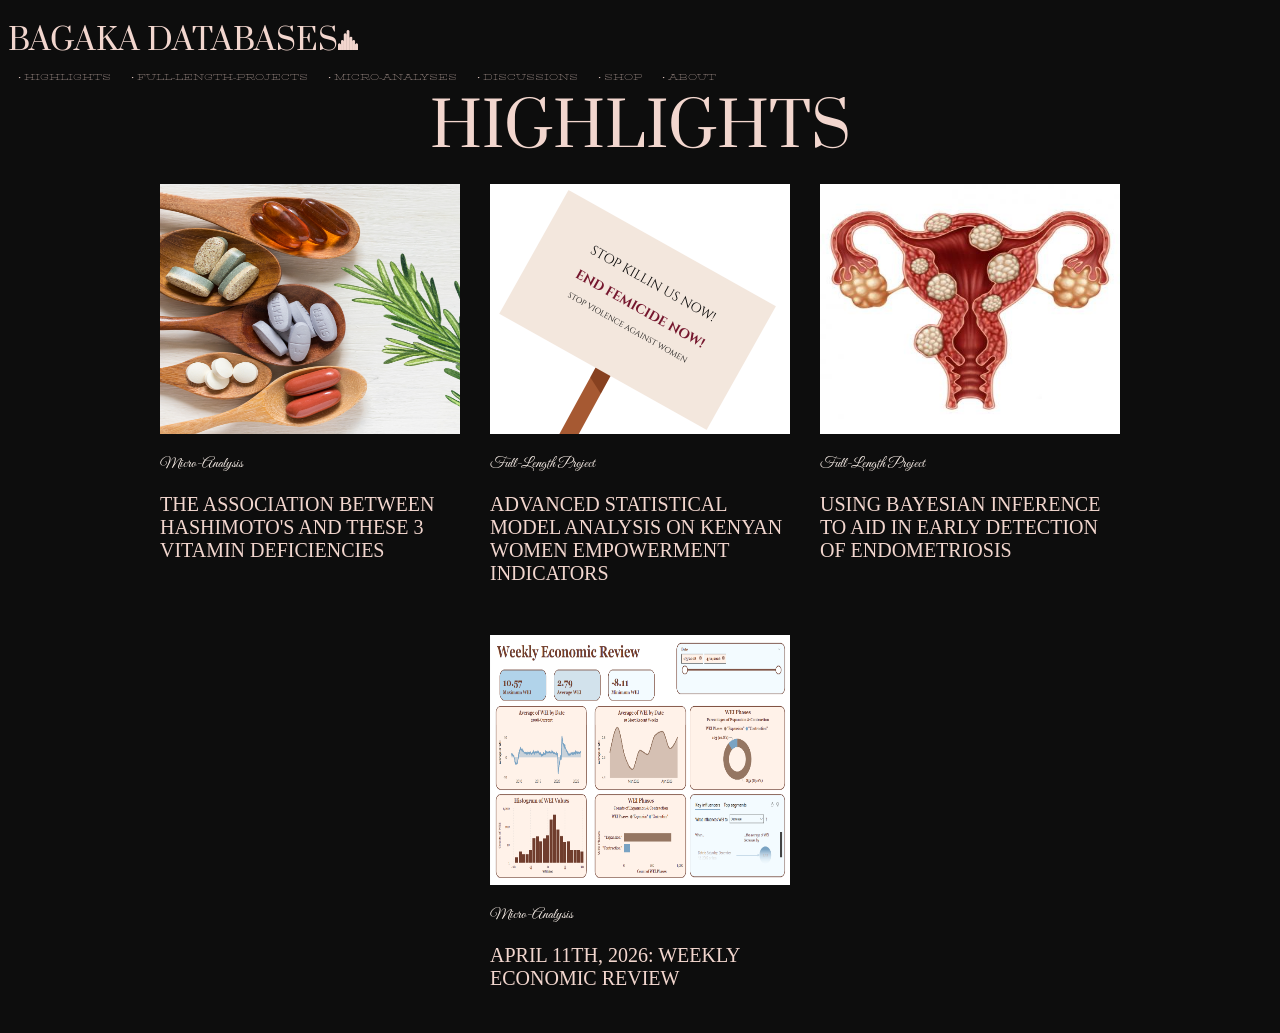
<file: highlights/bd.highlights.html>
<!--------------------- HIGHLIGHTS PAGE --------------------->

<!-- BASIC SET-UP -->
<!DOCTYPE html>
<html>

<head>
<title>Bagaka Databases</title>
</head>
<!-- -->

<!-- FONTS -->
<link rel="stylesheet" href="https://fonts.googleapis.com/css2?family=Newsreader:ital,wght@0,300;0,400;0,600;1,300&display=swap">
<link rel="stylesheet" href="https://fonts.googleapis.com/css2?family=Great Vibes:ital,wght@0,300;0,400;0,600;1,300&display=swap">
<link rel="stylesheet" href="https://fonts.googleapis.com/css2?family=Prata:ital,wght@0,300;1,300&display=swap">
<link rel="stylesheet" href="https://fonts.googleapis.com/css2?family=Padyakke+Expanded+One:ital,wght@0,300;0,400;0,600;1,300&display=swap">
<!-- -->

<!-- LINK CSS STYLESHEET -->
<link rel="stylesheet" href="bd.highlights.css">
<!-- -->

<!-- ICON -->
<link rel="icon" href="../favicon.ico" type="image/x-icon">
<!-- -->

<!-- HEADER & TITLE -->
<a class= title href="/"><h1>BAGAKA DATABASES<img src="Histogram_Logo.png", height = 20px, width="20px" alt=""></h1></a>
<ul class="topnav">
  <li><a href="bd.highlights.html"> &bull; HIGHLIGHTS</a></li>
  <li><a href="../full/bd.full.html"> &bull; FULL-LENGTH-PROJECTS</a></li>
  <li><a href="../micro/bd.micro.html"> &bull; MICRO-ANALYSES</a></li>
  <li><a href="../discussions/bd.discussions.html"> &bull; DISCUSSIONS</a></li>
  <li><a href="../shop/bd.shop.html"> &bull; SHOP</a></li>
  <li><a href="../about/bd.about.html"> &bull; ABOUT</a></li>
</ul>
</h1>
<!-- -->

<!-- BACKGROUND COLOR -->
<body style="background-color:#0D0D0D;">
<!-- -->

<!-- SECTION HEADER -->
<h2>HIGHLIGHTS</h2>
<!-- -->

<!-- HIGHLIGHTS CONTENT -->
<div class="container">
  <div class = "vitamins">
    <img src="Vitamins.png" alt="VITAMINS IMAGE", width="300", height="250">
    <p class="categories">Micro-Analysis</p>
    <p>THE ASSOCIATION BETWEEN HASHIMOTO'S AND THESE 3 VITAMIN DEFICIENCIES</p>
  </div>
  <div class="kenyan">
    <a class = "kenyan" href="KenyanWomenEmpowerment/Kenyan.Women.Empowerment.html">
    <img src="Kenyan.Women.png" alt="KENYAN WOMEN EMPOWERMENT", width="300", height="250">
    <p class="categories">Full-Length Project</p>
    <p class = "item">ADVANCED STATISTICAL MODEL ANALYSIS ON KENYAN WOMEN EMPOWERMENT INDICATORS</p>
    </a>
  </div>
  <div class="endo">
    <a class = "endo" href="Endo.Diagnostics/endo.project.html">
    <img src="Endo.png" alt="Endometriosis Facts", width="300", height="250">
    <p class="categories">Full-Length Project</p>
    <p>USING BAYESIAN INFERENCE TO AID IN EARLY DETECTION OF ENDOMETRIOSIS</p>
    </a>
  </div>
</div>

<!-- ROW 2 -->
<div class="container">
  <div class="WER1">
    <a class = "WER1" href="WeeklyEconomicReview1/WER1.html">
    <img src="WER1.png" alt="WEEKLY ECONOMIC REVIEW 1", width="300", height="250">
    <p class="categories">Micro-Analysis</p>
    <p class = "item">APRIL 11TH, 2026: WEEKLY ECONOMIC REVIEW</p>
    </a>
</div>
</div>
<!-- -->

<!-- -->

</body>
</html>
</file>
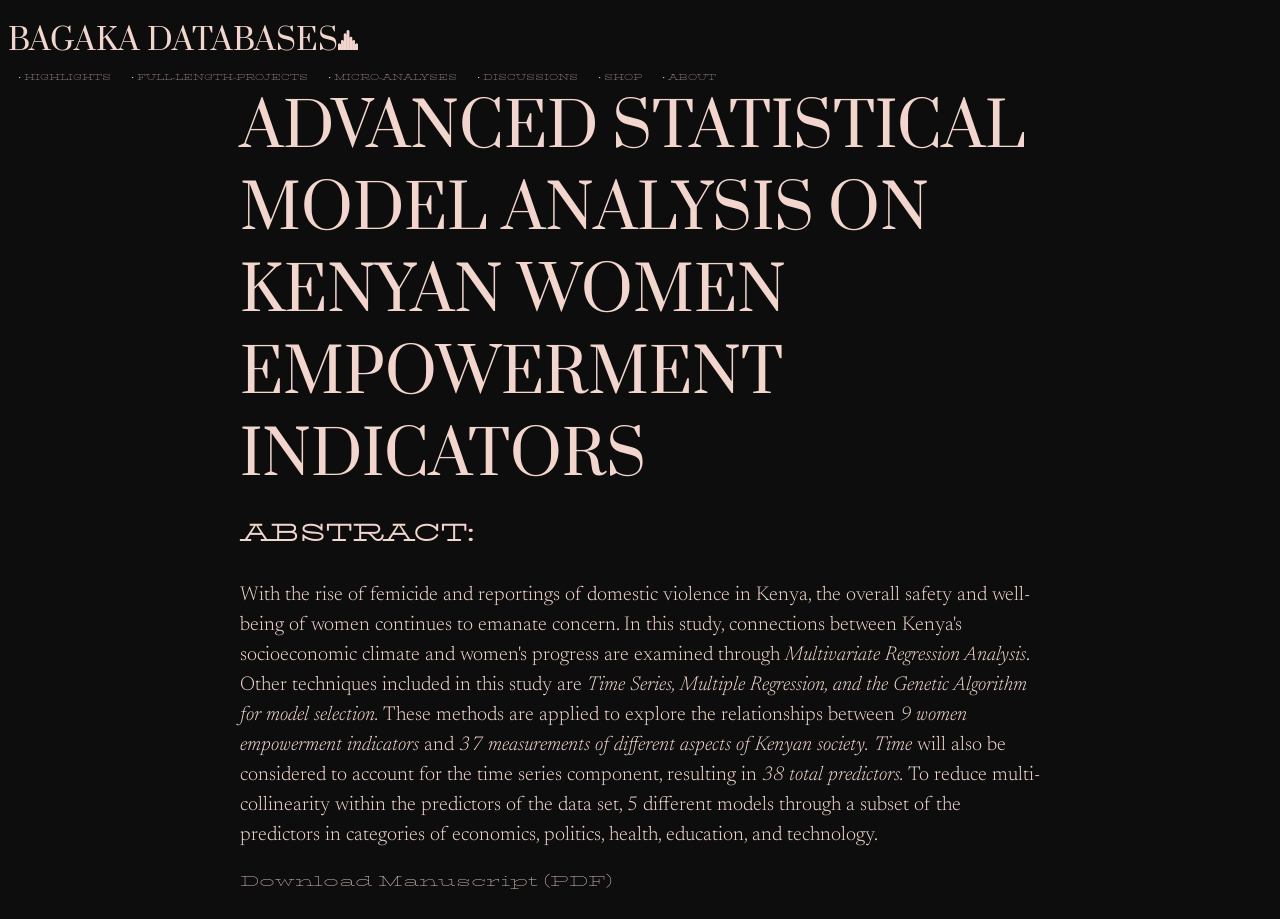
<file: KenyanWomenEmpowerment/Kenyan.Women.Empowerment.html>
<!--------------------- ADVANCED STATISTICAL MODEL ANALYSIS ON KENYAN WOMEN EMPOWERMENT INDICATORS --------------------->

<!-- BASIC SET-UP -->
<!DOCTYPE html>
<html>

<head>
<title>Bagaka Databases</title>
</head>
<!-- -->

<!-- FONTS -->
<link rel="stylesheet" href="https://fonts.googleapis.com/css2?family=Newsreader:ital,wght@0,300;0,400;0,600;1,300&display=swap">
<link rel="stylesheet" href="https://fonts.googleapis.com/css2?family=Great Vibes:ital,wght@0,300;0,400;0,600;1,300&display=swap">
<link rel="stylesheet" href="https://fonts.googleapis.com/css2?family=Prata:ital,wght@0,300;1,300&display=swap">
<link rel="stylesheet" href="https://fonts.googleapis.com/css2?family=Padyakke+Expanded+One:ital,wght@0,300;0,400;0,600;1,300&display=swap">
<!-- -->

<!-- LINK CSS STYLESHEET -->
<link rel="stylesheet" href="Kenyan.Women.Empowerment.css">
<!-- -->

<!-- ICON -->
<link rel="icon" href="../../favicon.ico" type="image/x-icon">
<!-- -->

<!-- HEADER & TITLE -->
<a class= title href="/"><h1>BAGAKA DATABASES<img src="../Histogram_Logo.png", height = 20px, width="20px" alt=""></h1></a>
<ul class="topnav">
  <li><a href="../highlights/bd.highlights.html"> &bull; HIGHLIGHTS</a></li>
  <li><a href="../../full/bd.full.html"> &bull; FULL-LENGTH-PROJECTS</a></li>
  <li><a href="../../micro/bd.micro.html"> &bull; MICRO-ANALYSES</a></li>
  <li><a href="../../discussions/bd.discussions.html"> &bull; DISCUSSIONS</a></li>
  <li><a href="../../shop/bd.shop.html"> &bull; SHOP</a></li>
  <li><a href="../../about/bd.about.html"> &bull; ABOUT</a></li>
</ul>
</h1>
<!-- -->

<!-- BACKGROUND COLOR -->
<body style="background-color:#0D0D0D;">
<!-- -->

<!-- CONTENT -->
<h2>ADVANCED STATISTICAL MODEL ANALYSIS ON KENYAN WOMEN EMPOWERMENT INDICATORS</h2>

<h3><b>ABSTRACT:</b></h3>

<p class = "abstract">
With the rise of femicide and reportings of domestic violence in Kenya, 
the overall safety and well-being of women continues to emanate concern. 
In this study, connections between Kenya's socioeconomic climate 
and women's progress are examined through <em>Multivariate Regression Analysis</em>. 
Other techniques included in this study are <em>Time Series, Multiple Regression, 
and the Genetic Algorithm for model selection.</em> 
These methods are applied to explore the relationships between 
<em>9 women empowerment indicators</em> 
and <em>37 measurements of different aspects of Kenyan society.</em> 
<em>Time</em> will also be considered to account for the time series component, 
resulting in <em>38 total predictors.</em> 
To reduce multi-collinearity within the predictors of the data set, 
5 different models through a subset of the predictors in categories of 
economics, politics, health, education, and technology.
</p>

<div class = "document">
<a class = "document" href="Graduate_Independent_Study (Corrected).pdf" target="_blank">Download Manuscript (PDF)</a>
</div>

</body>
</html>
</file>
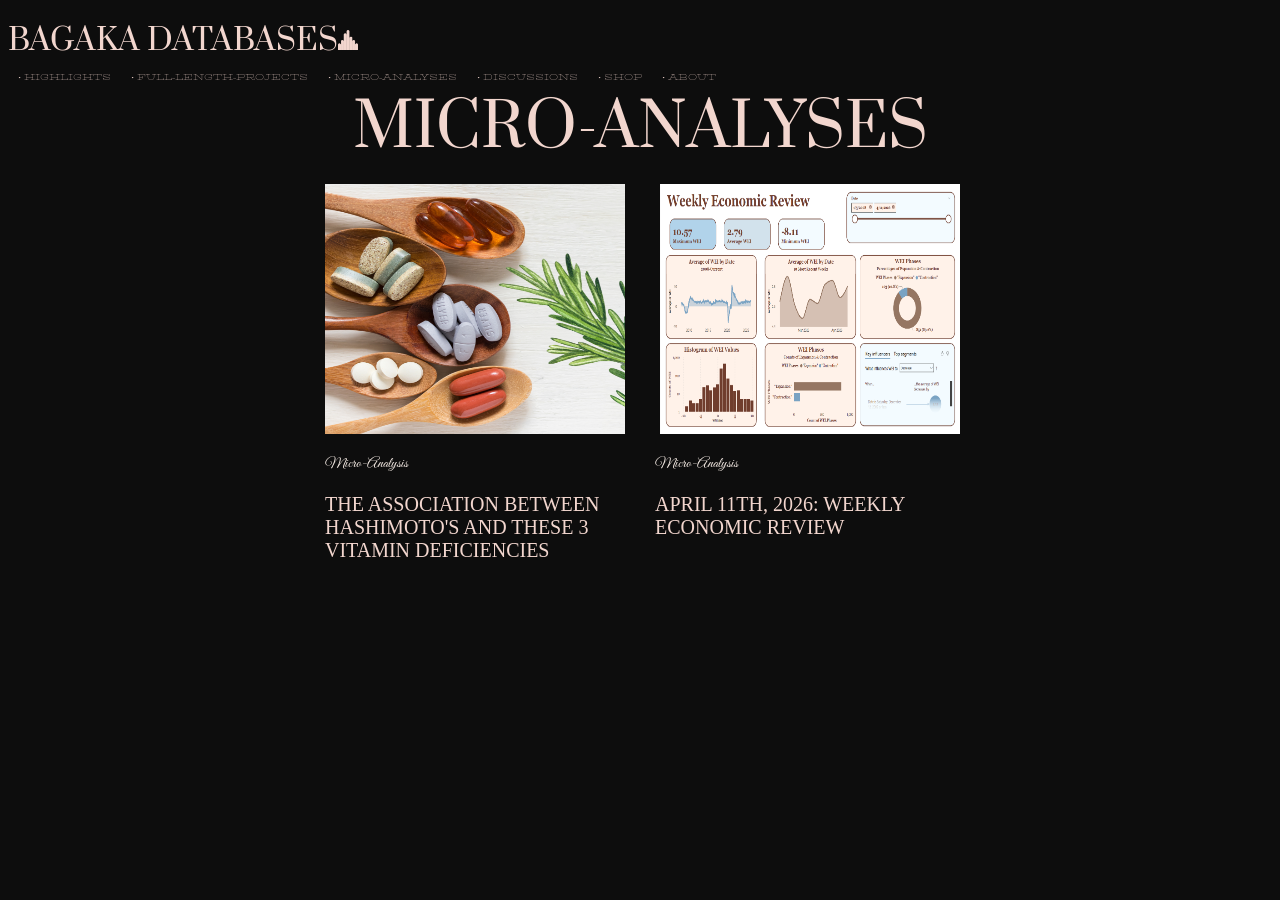
<file: micro/bd.micro.html>
<!--------------------- MICRO-ANALYSES PAGE --------------------->

<!-- BASIC SET-UP -->
<!DOCTYPE html>
<html>

<head>
<title>Bagaka Databases</title>
</head>
<!-- -->

<!-- FONTS -->
<link rel="stylesheet" href="https://fonts.googleapis.com/css2?family=Newsreader:ital,wght@0,300;0,400;0,600;1,300&display=swap">
<link rel="stylesheet" href="https://fonts.googleapis.com/css2?family=Great Vibes:ital,wght@0,300;0,400;0,600;1,300&display=swap">
<link rel="stylesheet" href="https://fonts.googleapis.com/css2?family=Prata:ital,wght@0,300;1,300&display=swap">
<link rel="stylesheet" href="https://fonts.googleapis.com/css2?family=Padyakke+Expanded+One:ital,wght@0,300;0,400;0,600;1,300&display=swap">
<!-- -->

<!-- LINK CSS STYLESHEET -->
<link rel="stylesheet" href="bd.micro.css">
<!-- -->

<!-- ICON -->
<link rel="icon" href="../favicon.ico" type="image/x-icon">
<!-- -->

<!-- HEADER & TITLE -->
<a class= title href="/"><h1>BAGAKA DATABASES<img src="Histogram_Logo.png", height = 20px, width="20px" alt=""></h1></a>
<ul class="topnav">
  <li><a href="../highlights/bd.highlights.html"> &bull; HIGHLIGHTS</a></li>
  <li><a href="../full/bd.full.html"> &bull; FULL-LENGTH-PROJECTS</a></li>
  <li><a href="bd.micro.html"> &bull; MICRO-ANALYSES</a></li>
  <li><a href="../discussions/bd.discussions.html"> &bull; DISCUSSIONS</a></li>
  <li><a href="../shop/bd.shop.html"> &bull; SHOP</a></li>
  <li><a href="../about/bd.about.html"> &bull; ABOUT</a></li>
</ul>
</h1>
<!-- -->

<!-- BACKGROUND COLOR -->
<body style="background-color:#0D0D0D;">
<!-- -->

<!-- SECTION HEADER -->
<h2>MICRO-ANALYSES</h2>
<!-- -->

<!-- MICRO-ANALYSES CONTENT-->
 <div class="container">
  <div class = "vitamins">
    <img src="Vitamins.png" alt="VITAMINS IMAGE", width="300", height="250">
    <p class="categories">Micro-Analysis</p>
    <p>THE ASSOCIATION BETWEEN HASHIMOTO'S AND THESE 3 VITAMIN DEFICIENCIES</p>
  </div>

  <div class="WER1">
    <a class = "WER1" href="WeeklyEconomicReview1/WER1.html">
    <img src="WER1.png" alt="WEEKLY ECONOMIC REVIEW 1", width="300", height="250">
    <p class="categories">Micro-Analysis</p>
    <p class = "item">APRIL 11TH, 2026: WEEKLY ECONOMIC REVIEW</p>
    </a>
  </div>
</div>

</body>
</html>
</file>
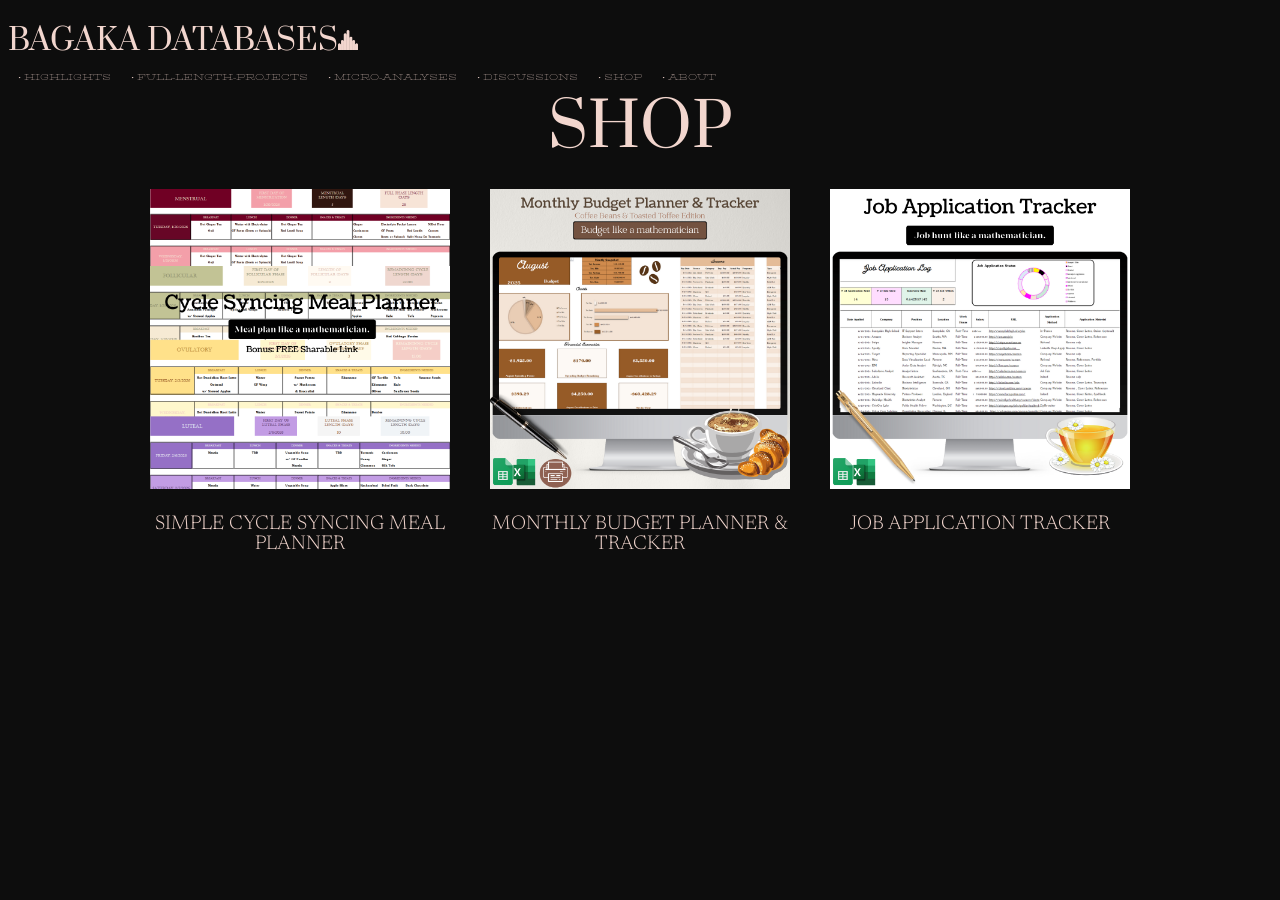
<file: shop/bd.shop.html>
<!--------------------- SHOP --------------------->

<!-- BASIC SET-UP -->
<!DOCTYPE html>
<html>

<head>
<title>Bagaka Databases</title>
</head>
<!-- -->

<!-- FONTS -->
<link rel="stylesheet" href="https://fonts.googleapis.com/css2?family=Newsreader:ital,wght@0,300;0,400;0,600;1,300&display=swap">
<link rel="stylesheet" href="https://fonts.googleapis.com/css2?family=Great Vibes:ital,wght@0,300;0,400;0,600;1,300&display=swap">
<link rel="stylesheet" href="https://fonts.googleapis.com/css2?family=Prata:ital,wght@0,300;1,300&display=swap">
<link rel="stylesheet" href="https://fonts.googleapis.com/css2?family=Padyakke+Expanded+One:ital,wght@0,300;0,400;0,600;1,300&display=swap">
<!-- -->

<!-- LINK CSS STYLESHEET -->
<link rel="stylesheet" href="bd.shop.css">
<!-- -->

<!-- ICON -->
<link rel="icon" href="../favicon.ico" type="image/x-icon">
<!-- -->

<!-- HEADER & TITLE -->
<a class= title href="/"><h1>BAGAKA DATABASES<img src="Histogram_Logo.png", height = 20px, width="20px" alt=""></h1></a>
<ul class="topnav">
  <li><a href="../highlights/bd.highlights.html"> &bull; HIGHLIGHTS</a></li>
  <li><a href="../full/bd.full.html"> &bull; FULL-LENGTH-PROJECTS</a></li>
  <li><a href="../micro/bd.micro.html"> &bull; MICRO-ANALYSES</a></li>
  <li><a href="../discussions/bd.discussions.html"> &bull; DISCUSSIONS</a></li>
  <li><a href="bd.shop.html"> &bull; SHOP</a></li>
  <li><a href="../about/bd.about.html"> &bull; ABOUT</a></li>
</ul>
</h1>
<!-- -->

<!-- BACKGROUND COLOR -->
<body style="background-color:#0D0D0D;">

<!-- SECTION HEADER -->
<h2>SHOP</h2>
<!-- -->

<!-- SHOP CONTENT-->
<div class="container">
    <div class="cyclesyncing">
        <a class = "cycle" href="https://1drv.ms/x/c/4f1c5de3451c078f/IQCDG9f9nppkSLwJWsrI1RyUAfLyBm-kUeabutHKGEk1mNU?e=BGZDqi" target = "_blank">
        <img src="Cycle Syncing Meal Planner.png" alt="Cycle Syncing Meal Planner", width="300", height="300">
        <p> SIMPLE CYCLE SYNCING MEAL PLANNER</p>
        </a>
    </div>
    <div class="budgetcoffee">
        <a class = "budget" href="https://www.etsy.com/listing/4323658250/monthly-budget-planner-and-tracker?ref=shop_home_feat_1&sr_prefetch=1&pf_from=shop_home&dd=1&logging_key=b5a1c94504eceacae369d6e520c7136c80f2a47b%3A4323658250" target = "_blank">
        <img src="Budget.Coffee.png" alt="BUDGET PLANNER", width="300", height="300">
        <p> MONTHLY BUDGET PLANNER & TRACKER</p>
        </a>
    </div>
    <div class="jobtracker">
        <a class = "jobtracker" href="https://www.etsy.com/listing/4331794969/job-application-tracker-spreadsheet-job?ref=shop_home_feat_2&sr_prefetch=1&pf_from=shop_home&dd=1&logging_key=190eeb9aa3be0bbeecd9ffb86e07254ff923292f%3A4331794969" target = "_blank">
        <img src="JobApplicationTracker.png" alt="JOB APPLICATION TRACKER", width="300", height="300">
        <p> JOB APPLICATION TRACKER</p>
    </a>
    </div>
</div>


    
</body>

</html>
<!-- -->
</file>
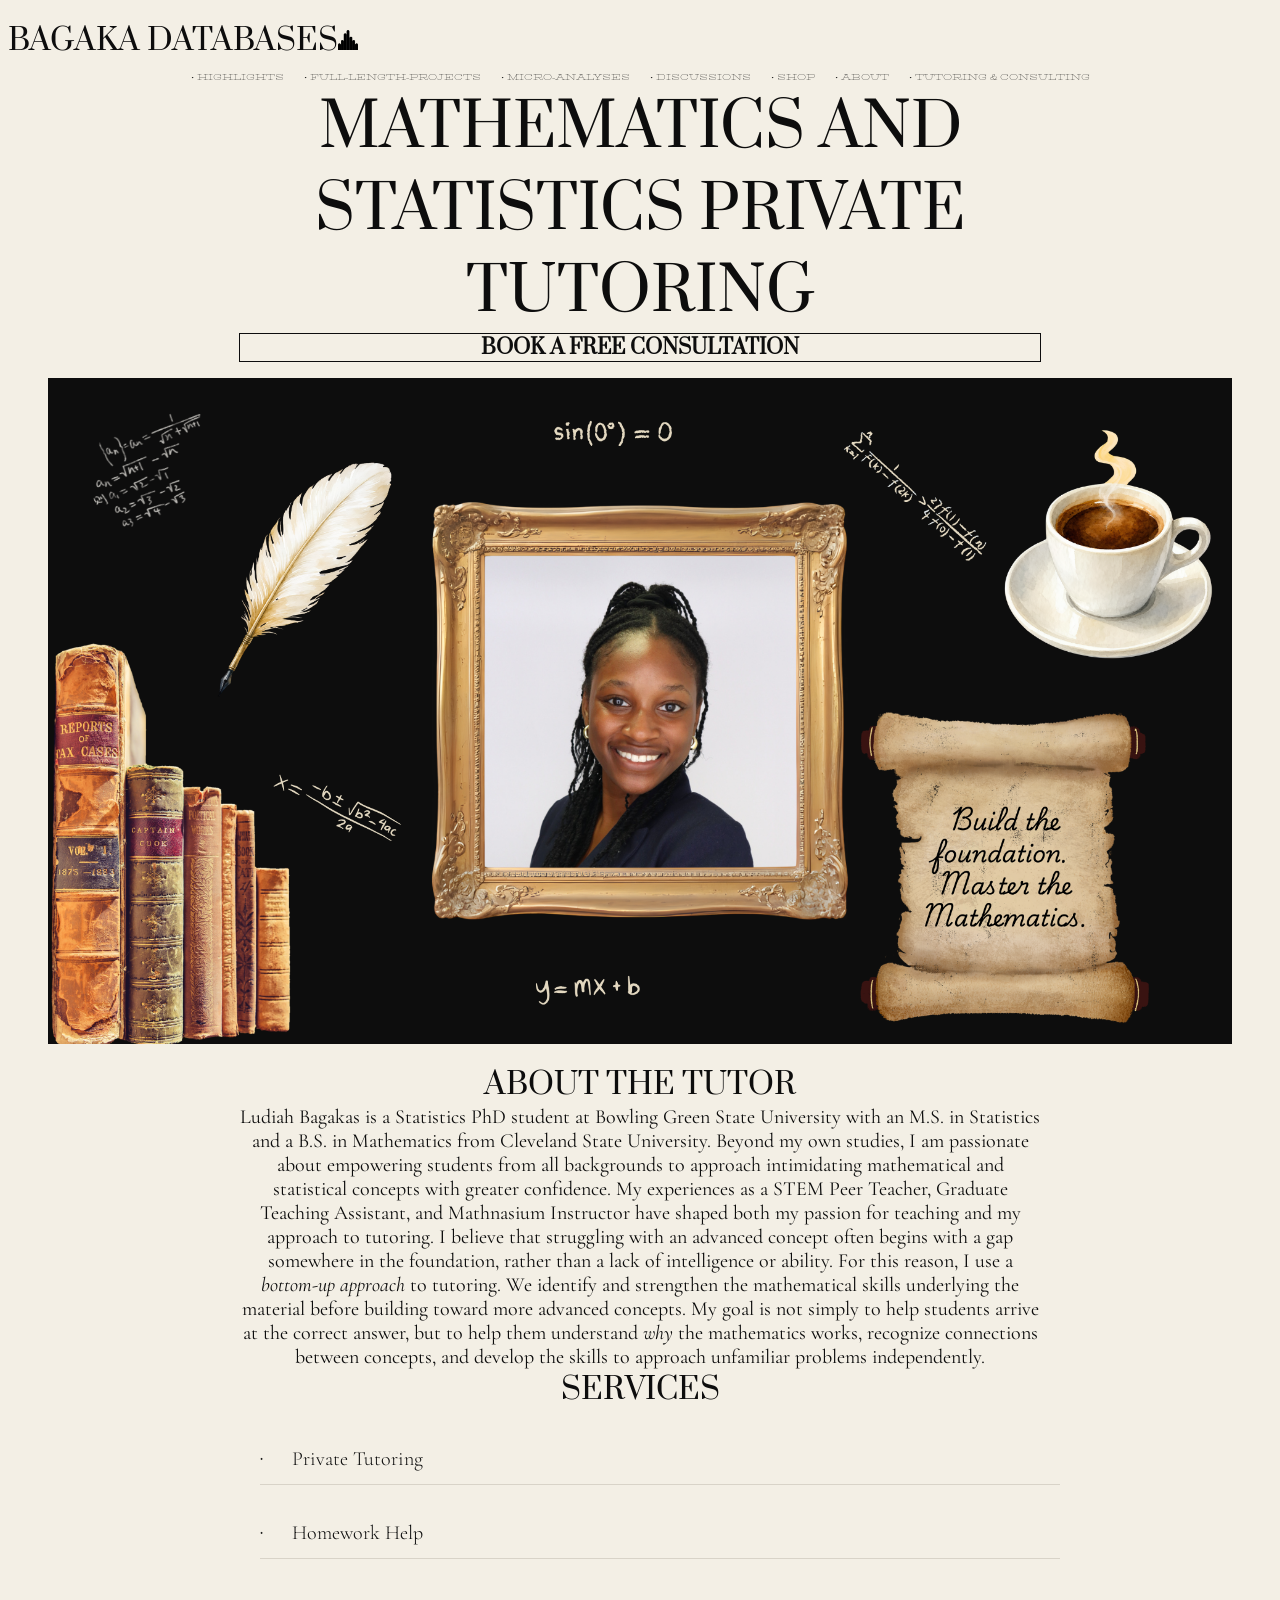
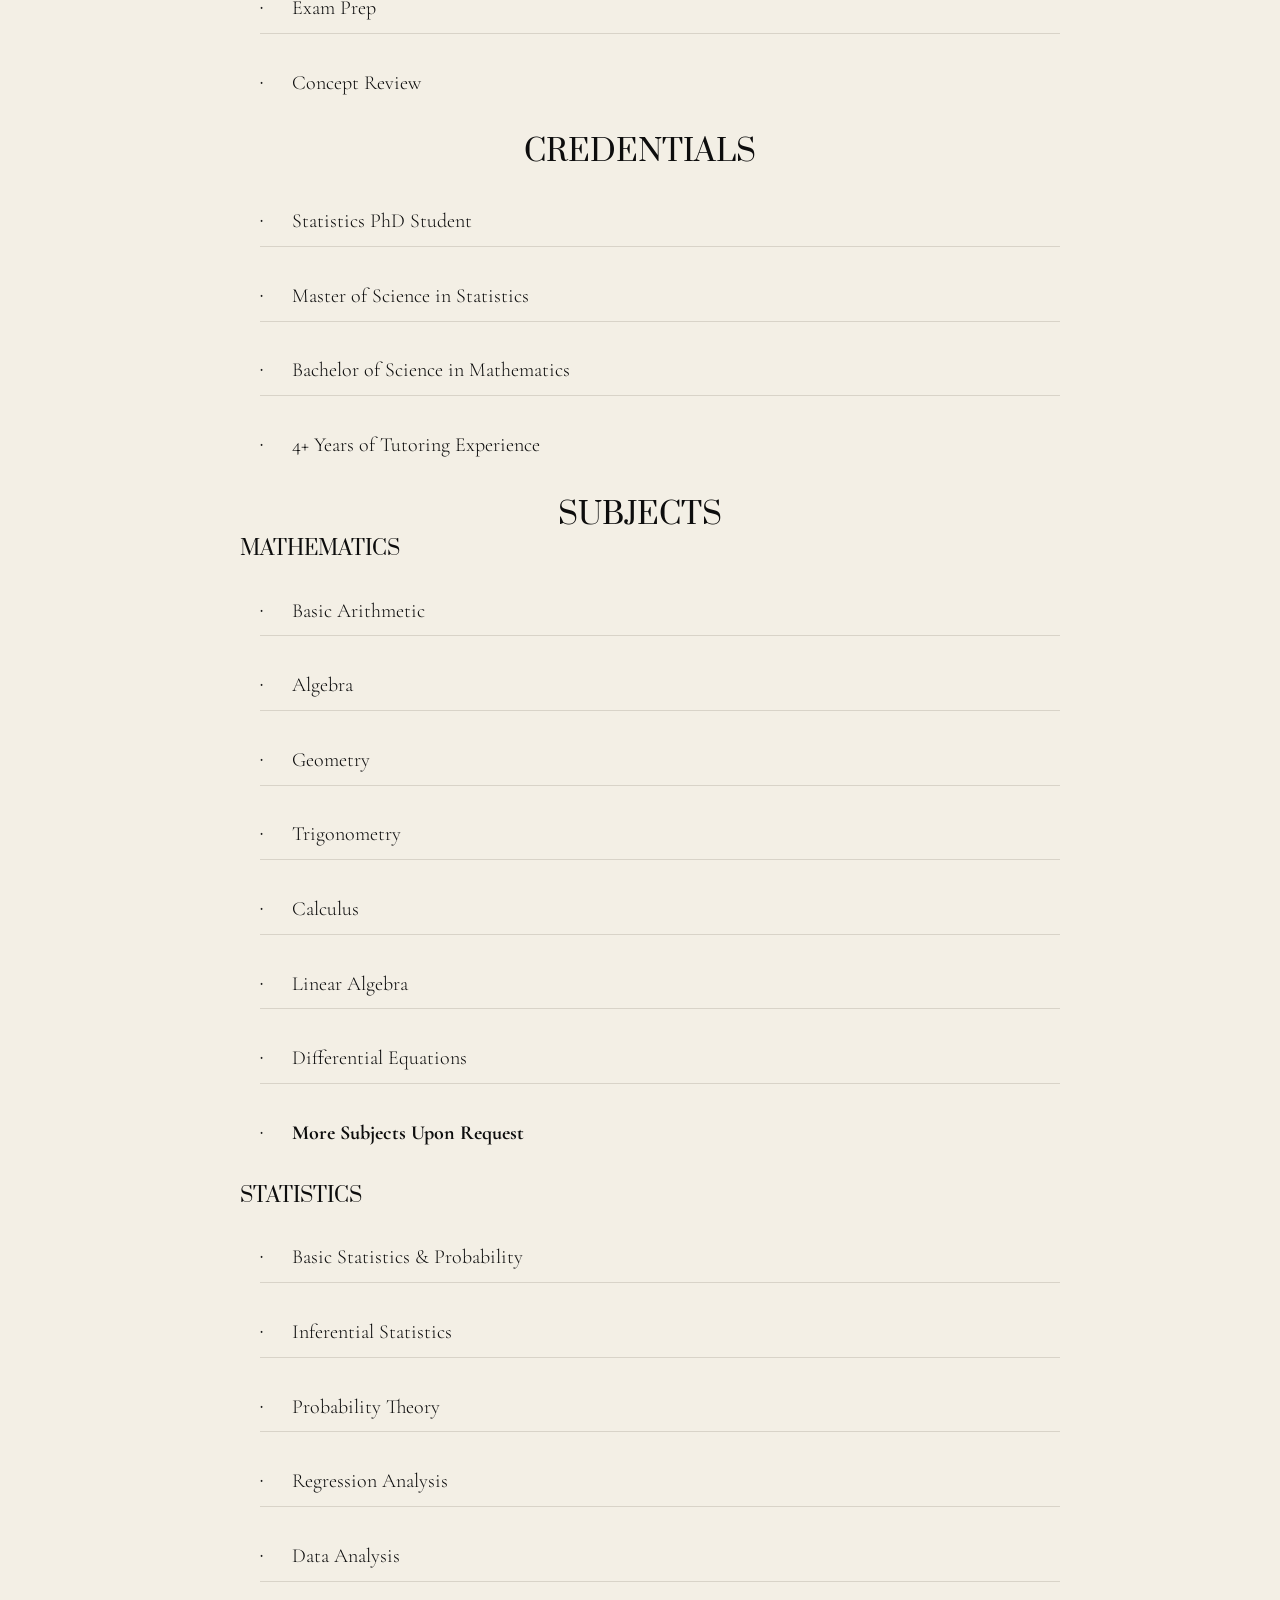
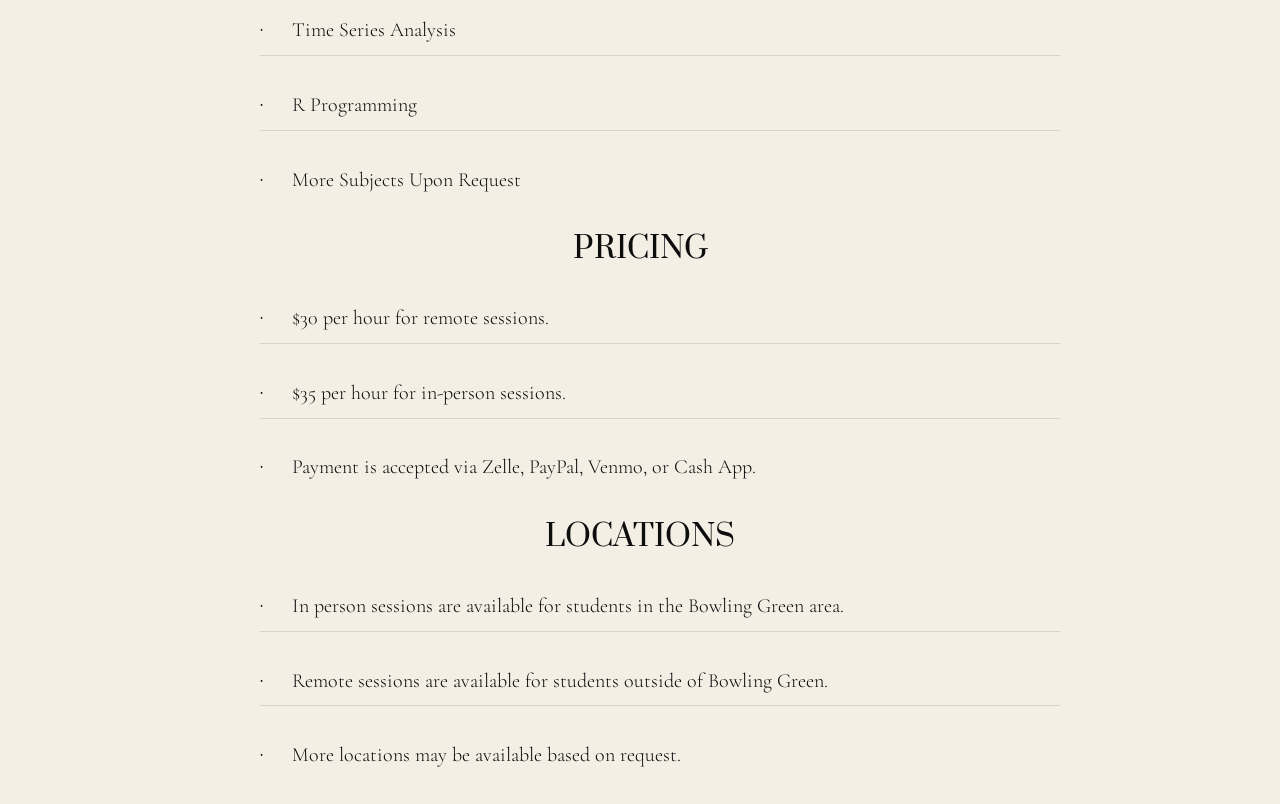
<file: tutoring/tutoring.html>
<!--------------------- TUTORING & CONSULTING PAGE --------------------->

<!-- BASIC SET-UP -->
<!DOCTYPE html>
<html>

<head>
<title>Bagaka Databases</title>
</head>
<!-- -->

<!-- FONTS -->
<link rel="stylesheet" href="https://fonts.googleapis.com/css2?family=Newsreader:ital,wght@0,300;0,400;0,600;1,300&display=swap">
<link rel="stylesheet" href="https://fonts.googleapis.com/css2?family=Great Vibes:ital,wght@0,300;0,400;0,600;1,300&display=swap">
<link rel="stylesheet" href="https://fonts.googleapis.com/css2?family=Prata:ital,wght@0,300;1,300&display=swap">
<link rel="stylesheet" href="https://fonts.googleapis.com/css2?family=Cormorant+Garamond:ital,wght@0,300;0,400;0,600;1,300&display=swap">
<link rel="stylesheet" href="https://fonts.googleapis.com/css2?family=Padyakke+Expanded+One:ital,wght@0,300;0,400;0,600;1,300&display=swap">
<!-- -->

<!-- LINK CSS STYLESHEET -->
<link rel="stylesheet" href="tutoring.css">
<!-- -->

<!-- ICON -->
<link rel="icon" href="../favicon.ico" type="image/x-icon">
<!-- -->

<!-- HEADER & TITLE -->
<a class= title href="/"><h1>BAGAKA DATABASES<img src="Favicon.png", height = 20px, width="20px" alt=""></h1></a>
<!---->

<!-- TOP NAVIGATION BAR -->
<ul class="topnav">
  <li><a href="../highlights/bd.highlights.html"> &bull; HIGHLIGHTS</a></li>
  <li><a href="../full/bd.full.html"> &bull; FULL-LENGTH-PROJECTS</a></li>
  <li><a href="../micro/bd.micro.html"> &bull; MICRO-ANALYSES</a></li>
  <li><a href="../discussions/bd.discussions.html"> &bull; DISCUSSIONS</a></li>
  <li><a href="../shop/bd.shop.html"> &bull; SHOP</a></li>
  <li><a href="bd.about.html"> &bull; ABOUT</a></li>
  <li><a href="tutoring.html"> &bull; TUTORING & CONSULTING</a></li>
</ul>
<!-- -->

<!--PAGE TITLE -->
<h2>MATHEMATICS AND STATISTICS PRIVATE TUTORING</h2>
<!-- -->

<!-- LINK TO FORM -->
<h2 class = "form-link">
  <a class = "form-link" href="https://forms.cloud.microsoft/Pages/ResponsePage.aspx?id=DQSIkWdsW0yxEjajBLZtrQAAAAAAAAAAAAO__VxhNJlUNDJQNUNBVVdMQk5JTzc1UFVPRExVS1RNMy4u" target ="_blank">
    <b>BOOK A FREE CONSULTATION</b>
  </a>
</h2>

<!-- IMAGE -->
<figure class = "tutoring-image">
  <img src="Tutoring Imagery.png" alt="tutoring image" width="100%" height="auto">
</figure>
<!-- -->

<!-- ABOUT SECTION-->
<h3> ABOUT THE TUTOR </h3>
<p>
Ludiah Bagakas is a Statistics PhD student at Bowling Green State University 
with an M.S. in Statistics and a B.S. in Mathematics from Cleveland State University. 
Beyond my own studies, 
I am passionate about empowering students from 
all backgrounds to approach intimidating mathematical 
and statistical concepts with greater confidence.

My experiences as a STEM Peer Teacher, Graduate Teaching Assistant, 
and Mathnasium Instructor have shaped both my passion for teaching 
and my approach to tutoring. I believe that struggling 
with an advanced concept often begins with a gap somewhere 
in the foundation, rather than a lack of intelligence or ability.

For this reason, I use a <em>bottom-up approach</em> to tutoring. 
We identify and strengthen the mathematical skills underlying the material 
before building toward more advanced concepts. 
My goal is not simply to help students arrive at the correct answer, 
but to help them understand <em>why</em> the mathematics works, 
recognize connections between concepts, 
and develop the skills to approach unfamiliar problems independently.
</p>
<!-- -->

<!-- SERVICES SECTION-->
<h3> SERVICES </h3>
<ul class = details>
  <li class="details">Private Tutoring </li>
  <li class="details">Homework Help </li>
  <li class="details">Exam Prep </li>
  <li class="details">Concept Review</li>
</ul>

<h3>CREDENTIALS</h3>
<ul class = "details">
  <li class="details">Statistics PhD Student</li>
  <li class="details">Master of Science in Statistics</li>
  <li class="details">Bachelor of Science in Mathematics</li>
  <li class="details">4+ Years of Tutoring Experience</li>
</ul>

<h3>SUBJECTS</h3>
  <h4>MATHEMATICS</h4>
<ul class = "details">
  <li class="details">Basic Arithmetic</li>
  <li class="details">Algebra</li>
  <li class="details">Geometry</li>
  <li class="details">Trigonometry</li>
  <li class="details">Calculus</li>
  <li class="details">Linear Algebra</li>
  <li class="details">Differential Equations</li>
  <li class="details"><b>More Subjects Upon Request</b></li>
</ul>

  <h4>STATISTICS</h4>
<ul class = "details">
  <li class="details">Basic Statistics & Probability</li>
  <li class="details">Inferential Statistics</li>
  <li class="details">Probability Theory</li>
  <li class="details">Regression Analysis</li>
  <li class="details">Data Analysis</li>
  <li class="details">Time Series Analysis</li>
  <li class="details">R Programming</li>
  <li class="details">More Subjects Upon Request</li>
</ul>

<h3>PRICING</h3>
<ul class = "details">
  <li class="details">$30 per hour for remote sessions. </li>
  <li class="details">$35 per hour for in-person sessions.</li>
  <li class="details">Payment is accepted via Zelle, PayPal, Venmo, or Cash App.</li>
</ul>

<h3>LOCATIONS</h3>
<ul class = "details">
  <li class="details">In person sessions are available for students in the Bowling Green area.</li>
  <li class="details">Remote sessions are available for students outside of Bowling Green.</li>
  <li class="details">More locations may be available based on request.</li>
</ul>
</file>
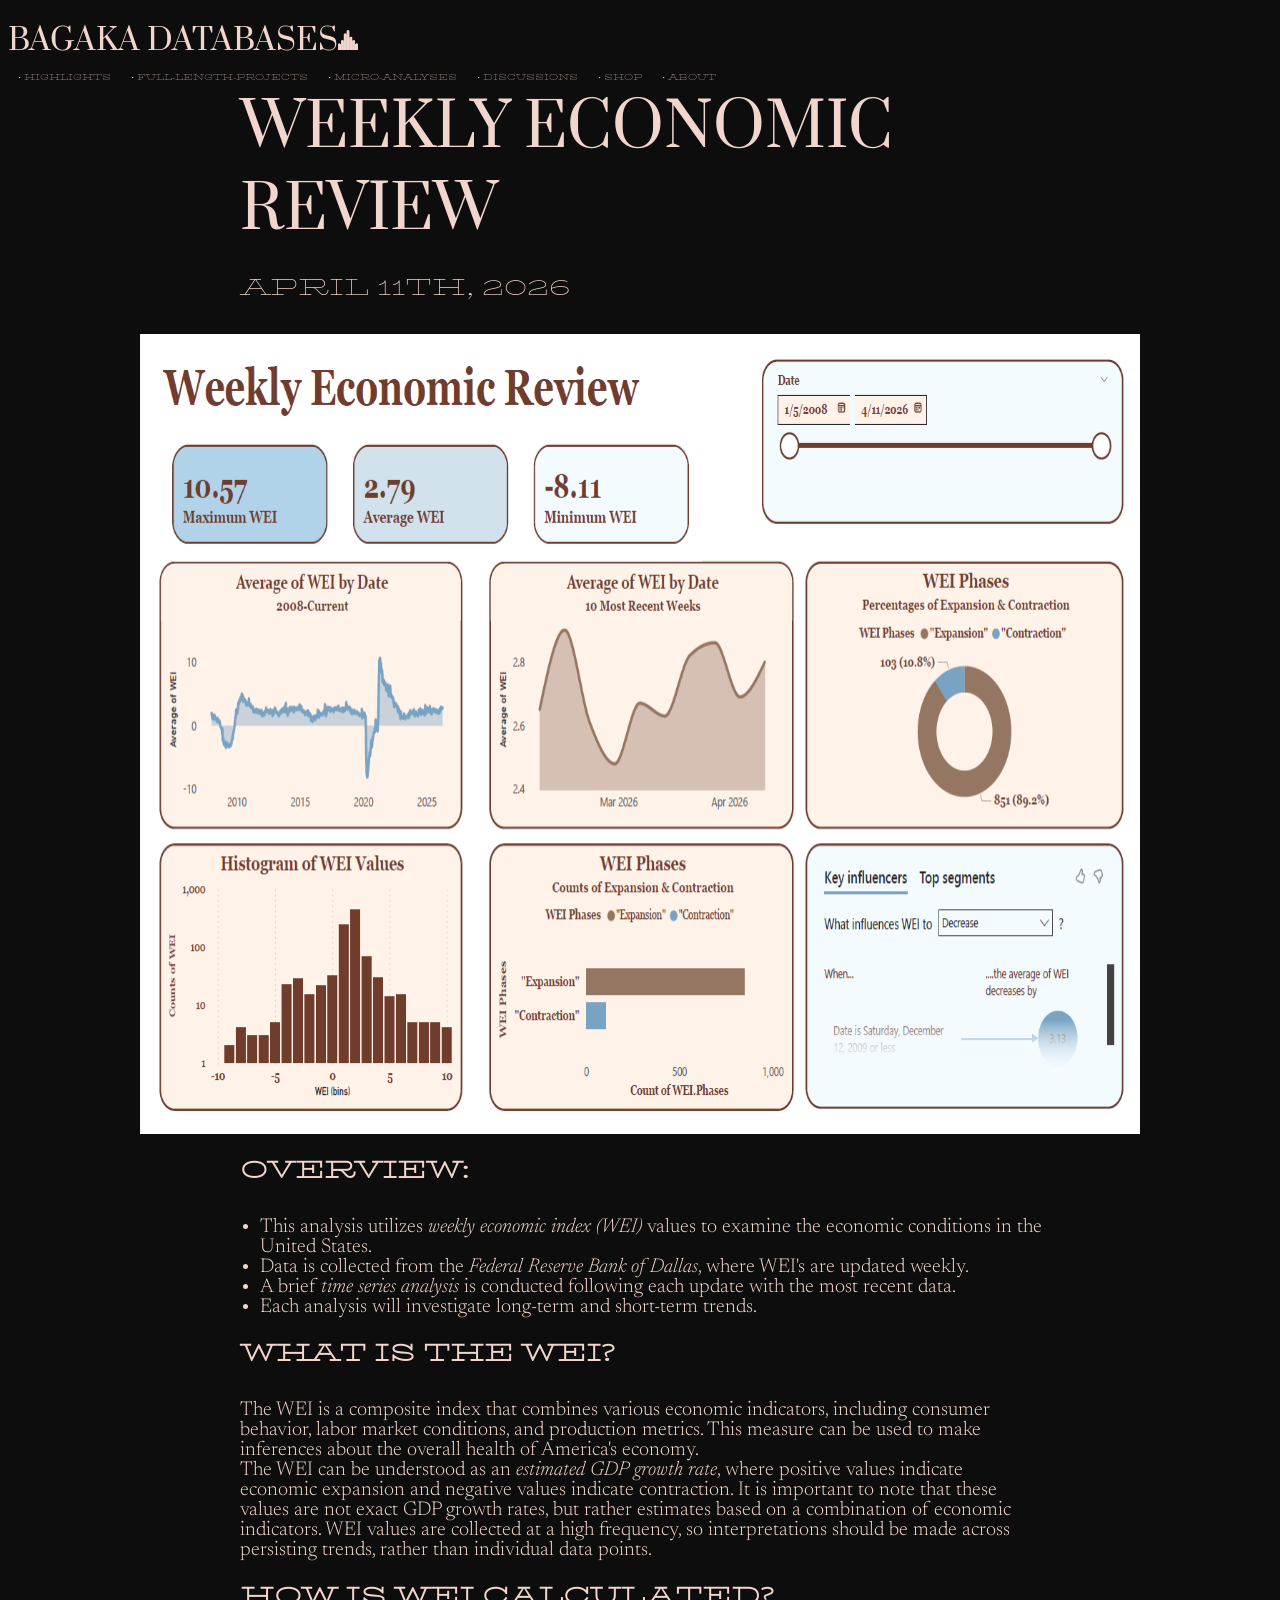
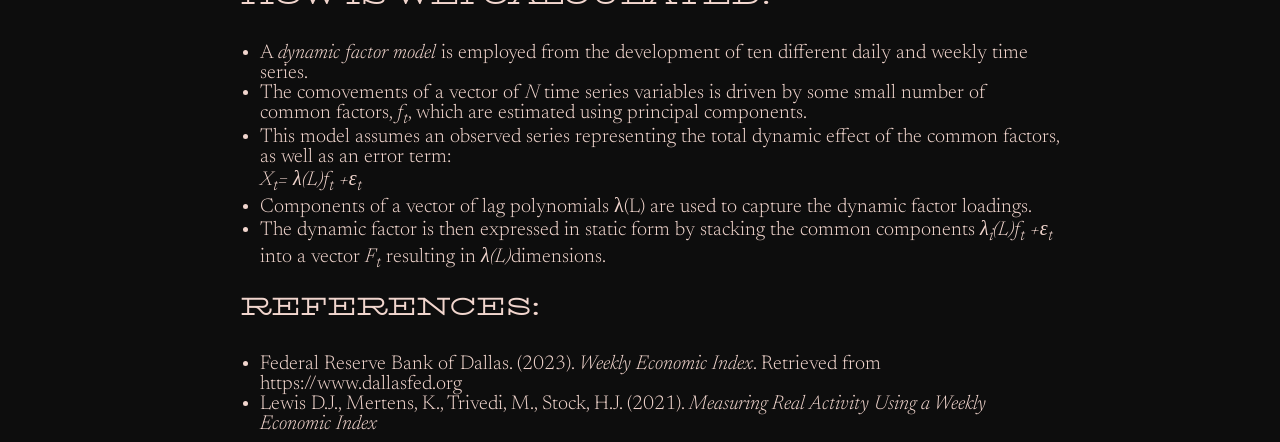
<file: WeeklyEconomicReview1/WER1.html>
<!--------------------- WEEKLY ECONOMIC REVIEW 1 --------------------->

<!-- BASIC SET-UP -->
<!DOCTYPE html>
<html>

<head>
<title>Bagaka Databases</title>
</head>
<!-- -->

<!-- FONTS -->
<link rel="stylesheet" href="https://fonts.googleapis.com/css2?family=Newsreader:ital,wght@0,300;0,400;0,600;1,300&display=swap">
<link rel="stylesheet" href="https://fonts.googleapis.com/css2?family=Great Vibes:ital,wght@0,300;0,400;0,600;1,300&display=swap">
<link rel="stylesheet" href="https://fonts.googleapis.com/css2?family=Prata:ital,wght@0,300;1,300&display=swap">
<link rel="stylesheet" href="https://fonts.googleapis.com/css2?family=Padyakke+Expanded+One:ital,wght@0,300;0,400;0,600;1,300&display=swap">
<!-- -->

<!-- LINK CSS STYLESHEET -->
<link rel="stylesheet" href="WER1.css">
<!-- -->

<!-- ICON -->
<link rel="icon" href="../../favicon.ico" type="image/x-icon">
<!-- -->

<!-- HEADER & TITLE -->
<a class= title href="/"><h1>BAGAKA DATABASES<img src="../Histogram_Logo.png", height = 20px, width="20px" alt=""></h1></a>
<ul class="topnav">
  <li><a href="../highlights/bd.highlights.html"> &bull; HIGHLIGHTS</a></li>
  <li><a href="../../full/bd.full.html"> &bull; FULL-LENGTH-PROJECTS</a></li>
  <li><a href="../../micro/bd.micro.html"> &bull; MICRO-ANALYSES</a></li>
  <li><a href="../../discussions/bd.discussions.html"> &bull; DISCUSSIONS</a></li>
  <li><a href="../../shop/bd.shop.html"> &bull; SHOP</a></li>
  <li><a href="../../about/bd.about.html"> &bull; ABOUT</a></li>
</ul>
</h1>
<!-- -->

<!-- BACKGROUND COLOR -->
<body style="background-color:#0D0D0D;">
<!-- -->

<!-- CONTENT -->
<h2>WEEKLY ECONOMIC REVIEW</h2>
<h3>APRIL 11TH, 2026</h3>

<figure class = "WER1">
<img src="WER1.png" alt="WEEKLY ECONOMIC REVIEW 1" width="1000" height="800">
</figure>

<!-- OVERVIEW -->
<h3><b>OVERVIEW:</b></h3>
<ul>
<li>This analysis utilizes <em>weekly economic index (WEI)</em> values
to examine the economic conditions in the United States. </li>
<li>Data is collected from the <em>Federal Reserve Bank of Dallas</em>, 
where WEI's are updated weekly. </li>
<li>A brief <em>time series analysis</em> is conducted 
following each update with the most recent data.
<li>Each analysis will investigate long-term and short-term trends.</li>
</ul>
<!-- -->

<!-- WEI: DEFINITION -->
<h3><b>WHAT IS THE WEI?</b></h3>
<p>
The WEI is a composite index that combines various economic indicators,
including consumer behavior, labor market conditions, and production metrics.
This measure can be used to make inferences about the overall health of America's economy.
</p>

<p>
The WEI can be understood as an <em>estimated GDP growth rate</em>,
where positive values indicate economic expansion 
and negative values indicate contraction.
It is important to note that these values are not exact GDP growth rates, 
but rather estimates based on a combination of economic indicators.
WEI values are collected at a high frequency, 
so interpretations should be made across persisting trends,
rather than individual data points.
</p>
<!-- -->

<!-- CALCULATIONS -->
<h3><b>HOW IS WEI CALCULATED?</b></h3>
<p>
<ul>
<li>A <em>dynamic factor model</em> is employed 
    from the development of ten different daily 
    and weekly time series.</li>
<li>The comovements of a vector of <em>N</em> time series variables
    is driven by some small number of common factors, <em>f<sub>t</sub></em>,
    which are estimated using principal components.</li>
<li>This model assumes an observed series 
    representing the total dynamic effect of the common factors, 
    as well as an error term: 
<p><em>X<sub>t</sub>=
    &#955(L)f<sub>t</sub>
    +&#949<sub>t</sub></em></li></p>
<li> Components of a vector of lag polynomials &#955(L)
    are used to capture the dynamic factor loadings.</li>
<li>The dynamic factor is then expressed in static form
    by stacking the common components <em>&#955<sub>i</sub>(L)f<sub>t</sub>
    +&#949<sub>t</sub></em> into a vector <em>F<sub>t</sub></em>
    resulting in <em>&#955(L)</em>dimensions.</li>
</ul>
</p>

<!-- REFERENCES -->
<h3><b>REFERENCES:</b></h3>
<ul>
<li>Federal Reserve Bank of Dallas. (2023). <em>Weekly Economic Index</em>. Retrieved from https://www.dallasfed.org</li>
<li>Lewis D.J., Mertens, K., Trivedi, M., Stock, H.J. (2021). <em>Measuring Real Activity Using a Weekly Economic Index</em></li>
</ul>
<!-- -->

</body>
</html>
</file>
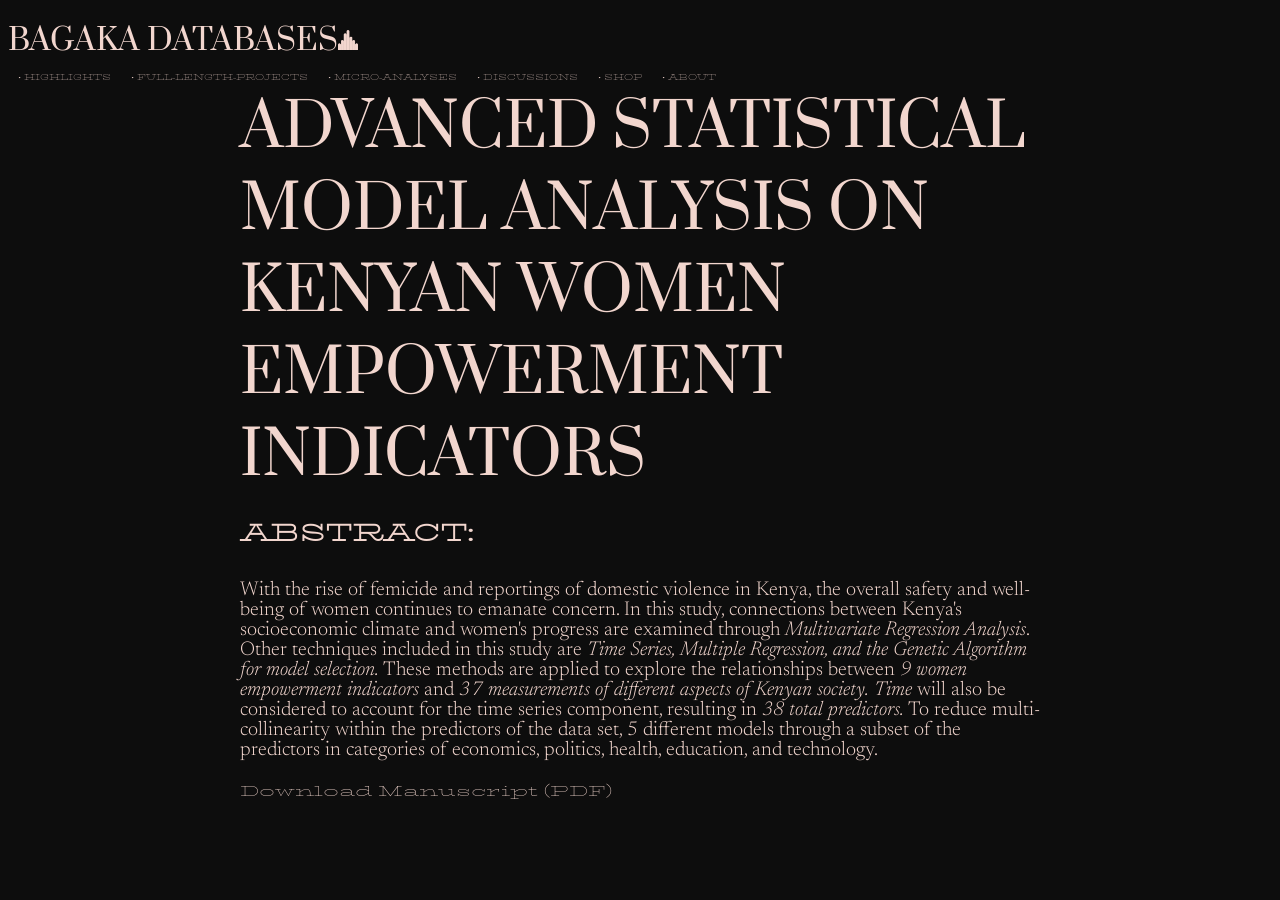
<file: full/KenyanWomenEmpowerment/Kenyan.Women.Empowerment.html>
<!--------------------- ADVANCED STATISTICAL MODEL ANALYSIS ON KENYAN WOMEN EMPOWERMENT INDICATORS --------------------->

<!-- BASIC SET-UP -->
<!DOCTYPE html>
<html>

<head>
<title>Bagaka Databases</title>
</head>
<!-- -->

<!-- FONTS -->
<link rel="stylesheet" href="https://fonts.googleapis.com/css2?family=Newsreader:ital,wght@0,300;0,400;0,600;1,300&display=swap">
<link rel="stylesheet" href="https://fonts.googleapis.com/css2?family=Great Vibes:ital,wght@0,300;0,400;0,600;1,300&display=swap">
<link rel="stylesheet" href="https://fonts.googleapis.com/css2?family=Prata:ital,wght@0,300;1,300&display=swap">
<link rel="stylesheet" href="https://fonts.googleapis.com/css2?family=Padyakke+Expanded+One:ital,wght@0,300;0,400;0,600;1,300&display=swap">
<!-- -->

<!-- LINK CSS STYLESHEET -->
<link rel="stylesheet" href="Kenyan.Women.Empowerment.css">
<!-- -->

<!-- ICON -->
<link rel="icon" href="../../favicon.ico" type="image/x-icon">
<!-- -->

<!-- HEADER & TITLE -->
<a class= title href="/"><h1>BAGAKA DATABASES<img src="../Histogram_Logo.png", height = 20px, width="20px" alt=""></h1></a>
<ul class="topnav">
  <li><a href="../../highlights/bd.highlights.html"> &bull; HIGHLIGHTS</a></li>
  <li><a href="../bd.full.html"> &bull; FULL-LENGTH-PROJECTS</a></li>
  <li><a href="../../micro/bd.micro.html"> &bull; MICRO-ANALYSES</a></li>
  <li><a href="../../discussions/bd.discussions.html"> &bull; DISCUSSIONS</a></li>
  <li><a href="../../shop/bd.shop.html"> &bull; SHOP</a></li>
  <li><a href="../../about/bd.about.html"> &bull; ABOUT</a></li>
</ul>
</h1>
<!-- -->

<!-- BACKGROUND COLOR -->
<body style="background-color:#0D0D0D;">
<!-- -->

<!-- CONTENT -->
<h2>ADVANCED STATISTICAL MODEL ANALYSIS ON KENYAN WOMEN EMPOWERMENT INDICATORS</h2>

<h3><b>ABSTRACT:</b></h3>

<p class = "abstract">
With the rise of femicide and reportings of domestic violence in Kenya, 
the overall safety and well-being of women continues to emanate concern. 
In this study, connections between Kenya's socioeconomic climate 
and women's progress are examined through <em>Multivariate Regression Analysis</em>. 
Other techniques included in this study are <em>Time Series, Multiple Regression, 
and the Genetic Algorithm for model selection.</em> 
These methods are applied to explore the relationships between 
<em>9 women empowerment indicators</em> and 
<em>37 measurements of different aspects of Kenyan society.</em> 
<em>Time</em> will also be considered to account for the time series component, 
resulting in <em>38 total predictors.</em> 
To reduce multi-collinearity within the predictors of the data set, 
5 different models through a subset of the predictors in categories of 
economics, politics, health, education, and technology.
</p>

<div class = "document">
<a class = "document" href="Graduate_Independent_Study (Corrected).pdf" target="_blank">Download Manuscript (PDF)</a>
</div>

</body>
</html>
</file>
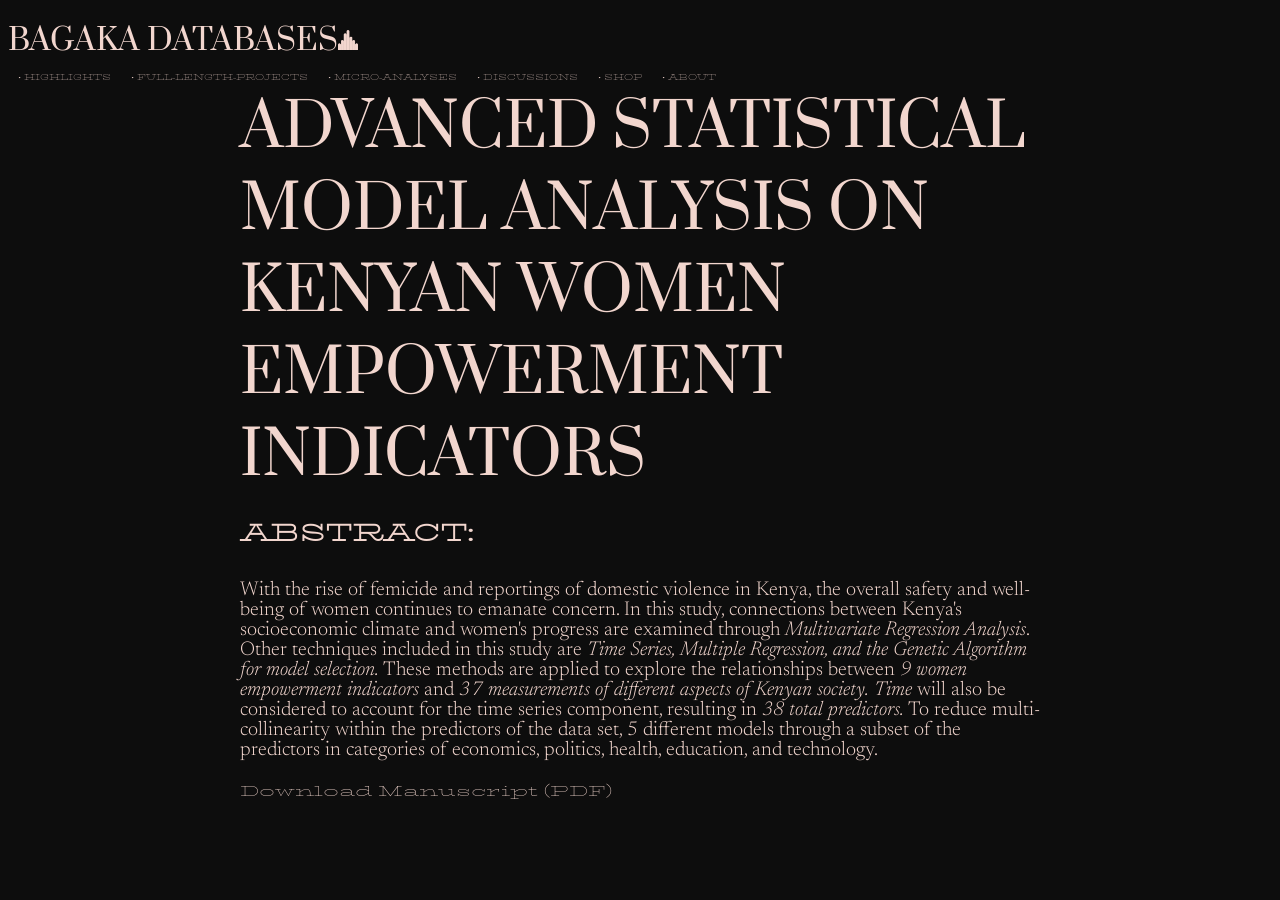
<file: highlights/KenyanWomenEmpowerment/Kenyan.Women.Empowerment.html>
<!--------------------- ADVANCED STATISTICAL MODEL ANALYSIS ON KENYAN WOMEN EMPOWERMENT INDICATORS --------------------->

<!-- BASIC SET-UP -->
<!DOCTYPE html>
<html>

<head>
<title>Bagaka Databases</title>
</head>
<!-- -->

<!-- FONTS -->
<link rel="stylesheet" href="https://fonts.googleapis.com/css2?family=Newsreader:ital,wght@0,300;0,400;0,600;1,300&display=swap">
<link rel="stylesheet" href="https://fonts.googleapis.com/css2?family=Great Vibes:ital,wght@0,300;0,400;0,600;1,300&display=swap">
<link rel="stylesheet" href="https://fonts.googleapis.com/css2?family=Prata:ital,wght@0,300;1,300&display=swap">
<link rel="stylesheet" href="https://fonts.googleapis.com/css2?family=Padyakke+Expanded+One:ital,wght@0,300;0,400;0,600;1,300&display=swap">
<!-- -->

<!-- LINK CSS STYLESHEET -->
<link rel="stylesheet" href="Kenyan.Women.Empowerment.css">
<!-- -->

<!-- ICON -->
<link rel="icon" href="../../favicon.ico" type="image/x-icon">
<!-- -->

<!-- HEADER & TITLE -->
<a class= title href="/"><h1>BAGAKA DATABASES<img src="../Histogram_Logo.png", height = 20px, width="20px" alt=""></h1></a>
<ul class="topnav">
  <li><a href="../bd.highlights.html"> &bull; HIGHLIGHTS</a></li>
  <li><a href="../../full/bd.full.html"> &bull; FULL-LENGTH-PROJECTS</a></li>
  <li><a href="../../micro/bd.micro.html"> &bull; MICRO-ANALYSES</a></li>
  <li><a href="../../discussions/bd.discussions.html"> &bull; DISCUSSIONS</a></li>
  <li><a href="../../shop/bd.shop.html"> &bull; SHOP</a></li>
  <li><a href="../../about/bd.about.html"> &bull; ABOUT</a></li>
</ul>
</h1>
<!-- -->

<!-- BACKGROUND COLOR -->
<body style="background-color:#0D0D0D;">
<!-- -->

<!-- CONTENT -->
<h2>ADVANCED STATISTICAL MODEL ANALYSIS ON KENYAN WOMEN EMPOWERMENT INDICATORS</h2>

<h3><b>ABSTRACT:</b></h3>

<p class = "abstract">
With the rise of femicide and reportings of domestic violence in Kenya, 
the overall safety and well-being of women continues to emanate concern. 
In this study, connections between Kenya's socioeconomic climate 
and women's progress are examined through <em>Multivariate Regression Analysis</em>. 
Other techniques included in this study are <em>Time Series, Multiple Regression, 
and the Genetic Algorithm for model selection.</em> 
These methods are applied to explore the relationships between 
<em>9 women empowerment indicators</em> 
and <em>37 measurements of different aspects of Kenyan society.</em> 
<em>Time</em> will also be considered to account for the time series component, 
resulting in <em>38 total predictors.</em> 
To reduce multi-collinearity within the predictors of the data set, 
5 different models through a subset of the predictors in categories of 
economics, politics, health, education, and technology.
</p>

<div class = "document">
<a class = "document" href="Graduate_Independent_Study (Corrected).pdf" target="_blank">Download Manuscript (PDF)</a>
</div>

</body>
</html>
</file>
<file: bd.home.css>
/******************** HOME PAGE ********************/ 
/* HEADINGS */
h1 {color: #F2D6CE; 
  font-size: 60px; 
  text-align: center; 
  margin-top: 10px;
  font-family: 'Prata', serif;
  font-weight: 300;
}

a.title {
  text-decoration: none;
}
/* */

/* BODY THEME */
body {
  background-color: #ffffff;
  font-family: 'Newsreader', serif;
  color: #F2D6CE;
}
/* */

/* TOPNAV */
ul.topnav {
  display: flex;
  list-style-type: none;
  margin: 0;
  padding: 0;
  background-color: #0D0D0D;
  font-family: 'Trirong', serif;
  justify-content: center;
}

ul.topnav li a {
  display: block;
  color: #F2D6CE;
  padding: 1px 10px;
  text-decoration: none;
  font-family: 'Padyakke Expanded One', serif;
  font-weight: 400;
  font-size: 10px;
}

ul.topnav li a:hover {
  background-color: #F2D6CE;
  color: #0D0D0D;
}
/* */

/* BODY FORMAT */
.container {
  display: flex;
  flex-direction: row;
  background-color: #0D0D0D;
  justify-content: center;
  flex-wrap: wrap;
}

.container div{
  width: 300px;
  margin: 10px;
  text-align: left;  
  font-size: 20px;
  padding: 10px;
}


/* BOXES */
a.vitamins {
  background-color: #F2D6CE;
  color: #0D0D0D;
  text-decoration: none;
  padding: 5px 5px;
}

a.kenyan {
  background-color: #0D0D0D;
  color: #F2D6CE;
  text-decoration: none;
  padding: 5px 5px;
}

a.endo {
  background-color: #0D0D0D;
  color: #F2D6CE;
  text-decoration: none;
  padding: 5px 5px;
}

a.WER1 {
  background-color: #0D0D0D;
  color: #F2D6CE;
  text-decoration: none;
  padding: 5px 5px;
}


p.categories {
  font-family: 'Great Vibes', cursive;
  font-size: 15px;
  font-weight: 400;
  margin-bottom: 1px;
  color: #fff5eefa
}


/* HOVER */
div.vitamins:hover{
  border: #fff5eefa solid 1px;
}

div.kenyan:hover{
  border: #fff5eefa solid 1px;
}

div.endo:hover{
  border: #fff5eefa solid 1px;
}

div.WER1:hover{
  border: #fff5eefa solid 1px;
}
/* */



/* FOOTER */
footer {
  background-color: #0D0D0D;
  color: #F2D6CE;
  text-align: center;
  padding: 10px;
  font-family: monospace;
  font-style: courier;
}
</file>
<file: about/bd.about.css>
/******************** ABOUT PAGE ********************/ 

/* HEADING */
h1 {
  font-family: 'Prata', serif;
  font-size: 30px;
  font-weight: 400;
  margin-bottom: 10px;
  color: #F2D6CE;
  text-align: left;
}

a.title {
  text-decoration: none;
}

/* TOPNAV */
ul.topnav {
  display: flex;
  list-style-type: none;
  margin: 0;
  padding: 0;
  background-color: #0D0D0D;
  font-family: 'Trirong', serif;
  justify-content: left;
}

ul.topnav li a {
  display: block;
  color: #F2D6CE;
  padding: 1px 10px;
  text-decoration: none;
  font-family: 'Padyakke Expanded One', serif;
  font-weight: 400;
  font-size: 10px;
  margin-top: 0px;
}

ul.topnav li a:hover {
  background-color: #F2D6CE;
  color: #0D0D0D;
}
/* */

h2 {
  font-family: 'Prata', serif;
  font-size: 60px;
  font-weight: 400;
  color: #F2D6CE;
  text-align: left;
  width: 800px;
  margin: auto;
  justify-content: center;
}

p.about {
    text-align: left;
    justify-content: center;
    font-family: 'Newsreader', serif;
    font-size: 20px;
    font-weight: 300;
    color: #F2D6CE;
    width: 800px;
    margin: auto;
}

figure.about {
    justify-content: center;
    margin: auto;
    text-align: center;
}
</file>
<file: discussions/bd.discussions.css>
/******************** DISCUSSIONS PAGE ********************/ 

/* HEADING */
h1 {
  font-family: 'Prata', serif;
  font-size: 30px;
  font-weight: 400;
  margin-bottom: 10px;
  color: #F2D6CE;
  text-align: left;
}

a.title {
  text-decoration: none;
}

/* TOPNAV */
ul.topnav {
  display: flex;
  list-style-type: none;
  margin: 0;
  padding: 0;
  background-color: #0D0D0D;
  font-family: 'Trirong', serif;
  justify-content: left;
}

ul.topnav li a {
  display: block;
  color: #F2D6CE;
  padding: 1px 10px;
  text-decoration: none;
  font-family: 'Padyakke Expanded One', serif;
  font-weight: 400;
  font-size: 10px;
  margin-top: 0px;
}

ul.topnav li a:hover {
  background-color: #F2D6CE;
  color: #0D0D0D;
}
/* */

h2 {
  font-family: 'Prata', serif;
  font-size: 60px;
  font-weight: 400;
  color: #F2D6CE;
  text-align: center;
  width: 800px;
  margin: auto;
  justify-content: center;
}

p{
    text-align: center;
    justify-content: center;
    font-family: 'Newsreader', serif;
    font-size: 20px;
    color: #F2D6CE;
}
</file>
<file: Endo.Diagnostics/endo.project.css>
/******************** ENDOMETRIOSIS DIAGNOSTIC MODEL ********************/ 

/* HEADING */
h1 {
  font-family: 'Prata', serif;
  font-size: 30px;
  font-weight: 400;
  margin-bottom: 10px;
  color: #F2D6CE;
  text-align: left;
}

a.title {
  text-decoration: none;
}

/* TOPNAV */
ul.topnav {
  display: flex;
  list-style-type: none;
  margin: 0;
  padding: 0;
  background-color: #0D0D0D;
  font-family: 'Trirong', serif;
  justify-content: left;
}

ul.topnav li a {
  display: block;
  color: #F2D6CE;
  padding: 1px 10px;
  text-decoration: none;
  font-family: 'Padyakke Expanded One', serif;
  font-weight: 400;
  font-size: 10px;
  margin-top: 0px;
}

ul.topnav li a:hover {
  background-color: #F2D6CE;
  color: #0D0D0D;
}
/* */


/* HEADER */
h2 {
  font-family: 'Prata', serif;
  font-size: 60px;
  font-weight: 400;
  color: #F2D6CE;
  text-align: left;
  width: 800px;
  margin: auto;
  justify-content: center;
}
/* */

/* SUBHEADER */
h3 {
  font-family: 'Padyakke Expanded One', serif;
  font-size: 30px;
  font-weight: 400;
  color: #F2D6CE;
  text-align: left;
  width: 800px;
  margin: 20px auto;
  justify-content: center;
}
/* */

/* TABLE OF CONTENTS */
nav.toc-box {
    position: fixed;
    top: 100px;
    left: 20px;
    width: 250px;
    max-height: 90vh;
    overflow-y: auto;
}

ul.toc {
    text-decoration: none;
    color: #F2D6CE;
}

a.toc-link {
    text-decoration: none;
    color: #F2D6CE;
}

a.toc-link:hover {
    background-color: #F2D6CE;
    color: #0D0D0D;
}


/* ABSTRACT PARAGRAPH */
p.abstract {
    text-align: left;
    justify-content: center;
    font-family: 'Newsreader', serif;
    font-size: 20px;
    font-weight: 300;
    color: #F2D6CE;
    width: 800px;
    line-height: 1.5;
    margin: auto;
}

p.keywords {
    text-align: left;
    justify-content: center;
    font-family: 'Newsreader', serif;
    font-size: 20px;
    font-weight: 300;
    color: #F2D6CE;
    width: 800px;
    line-height: 1.5;
    margin: auto;
    margin-top: 20px;
}
/* */

/* INTRODUCTION PARAGRAPH */
p.introduction {
    text-align: left;
    justify-content: center;
    font-family: 'Newsreader', serif;
    font-size: 20px;
    font-weight: 300;
    color: #F2D6CE;
    width: 800px;
    line-height: 1.5;
    margin: auto;
}

/* METHODOGY SECTION */
div.methodology {
    text-align: left;
    justify-content: center;
    font-family: 'Newsreader', serif;
    font-size: 20px;
    font-weight: 300;
    color: #F2D6CE;
    width: 800px;
    line-height: 1.5;
    margin: auto;
}

/* RESULTS SECTION */
div.results {
    text-align: left;
    justify-content: center;
    font-family: 'Newsreader', serif;
    font-size: 20px;
    font-weight: 300;
    color: #F2D6CE;
    width: 800px;
    line-height: 1.5;
    margin: auto;
}

/* CONCLUSION SECTION */
div.conclusion {
    text-align: left;
    justify-content: center;
    font-family: 'Newsreader', serif;
    font-size: 20px;
    font-weight: 300;
    color: #F2D6CE;
    width: 800px;
    line-height: 1.5;
    margin: auto;
}

code{
    justify-content: center;
    font-family: 'Courier New', monospace;
    font-size: 20px;
    font-weight: 300;
    color: #F2D6CE;
    width: 800px;
    line-height: 1.5;
    margin: auto;
}

div.references {
    text-align: left;
    justify-content: center;
    font-family: 'Newsreader', serif;
    font-size: 20px;
    font-weight: 300;
    color: #F2D6CE;
    width: 800px;
    line-height: 1.5;
    margin: auto;
}

    
/* TABLES */
table{
    width: 800px;
    margin: 20px auto;
    border-collapse: collapse;
}

table th,
table td {
    border: 1px solid #F2D6CE;
    padding: 10px;
    text-align: left;
}

/* FIGURES */
figure.figures {
    justify-content: center;
    margin: 20px auto;
}

/* DOWNLOAD LINK */
div.document {
    text-align: left;
    justify-content: center;
    font-family: 'Padyakke Expanded One', serif;
    font-size: 20px;
    font-weight: 300;
    color: #F2D6CE;
    width: 800px;
    margin: 20px auto;
}

a.document {
    text-align: left;
    justify-content: center;
    font-family: 'Padyakke Expanded One', serif;
    font-size: 20px;
    font-weight: 300;
    color: #F2D6CE;
    width: 800px;
    margin: 20px auto;
    text-decoration: none;
    background-color: #0D0D0D;
}
/* */

/* HOVER EFFECT FOR DOWNLOAD LINK */
a.document:hover {
    background-color: #F2D6CE;
    color: #0D0D0D;
}
</file>
<file: full/bd.full.css>
/******************** HIGHLIGHTS PAGE ********************/ 

/* HEADING */
h1 {
  font-family: 'Prata', serif;
  font-size: 30px;
  font-weight: 400;
  margin-bottom: 10px;
  color: #F2D6CE;
  text-align: left;
}

a.title {
  text-decoration: none;
}

/* TOPNAV */
ul.topnav {
  display: flex;
  list-style-type: none;
  margin: 0;
  padding: 0;
  background-color: #0D0D0D;
  font-family: 'Trirong', serif;
  justify-content: left;
}

ul.topnav li a {
  display: block;
  color: #F2D6CE;
  padding: 1px 10px;
  text-decoration: none;
  font-family: 'Padyakke Expanded One', serif;
  font-weight: 400;
  font-size: 10px;
  margin-top: 0px;
}

ul.topnav li a:hover {
  background-color: #F2D6CE;
  color: #0D0D0D;
}
/* */

/* SECTION HEADER */
h2 {
  font-family: 'Prata', serif;
  font-size: 60px;
  font-weight: 400;
  color: #F2D6CE;
  width: 800px;
  margin: auto;
  justify-content: center;
  text-align: center;
}

/* BODY FORMAT */
.container {
  display: flex;
  flex-direction: row;
  background-color: #0D0D0D;
  justify-content: center;
}

.container div {
  width: 300px;
  margin: 10px;
  text-align: left;  
  font-size: 20px;
  padding: 10px;
}

@media screen and (max-width:600px) {
  div.container {
    flex-direction: column;
  }
}

/* FORMAT CONTENT */
div.kenyan {
  background-color: #0D0D0D;
  color: #F2D6CE;
  text-decoration: none;
  padding: 5px 5px;
}

div.endo {
  background-color: #0D0D0D;
  color: #F2D6CE;
  text-decoration: none;
  padding: 5px 5px;
}

p.categories {
  font-family: 'Great Vibes', cursive;
  font-size: 15px;
  font-weight: 400;
  margin-bottom: 1px;
  color: #fff5eefa
}

p.item {
  font-family: 'Newsreader', serif;
  font-size: 20px;
  font-weight: 300;
  margin-bottom: 5px;
  color: #F2D6CE;
  text-align: left;
}

/* LINK STYLES */
a.kenyan {
  background-color: #0D0D0D;
  color: #F2D6CE;
  text-decoration: none;
  padding: 5px 5px;
}

a.endo {
  background-color: #0D0D0D;
  color: #F2D6CE;
  text-decoration: none;
  padding: 5px 5px;
}

/* */


/* HOVER BOXES */
div.kenyan:hover{
  border: #fff5eefa solid 1px;
}

div.endo:hover{
  border: #fff5eefa solid 1px;
}

img.kenyan {
  display: block;
  margin-left: auto;
  margin-right: auto;
  width: 100%;
}

img.endo{
  display: block;
  margin-left: auto;
  margin-right: auto;
  width: 100%;
}
</file>
<file: highlights/bd.highlights.css>
/******************** HIGHLIGHTS PAGE ********************/ 

/* HEADING */
h1 {
  font-family: 'Prata', serif;
  font-size: 30px;
  font-weight: 400;
  margin-bottom: 10px;
  color: #F2D6CE;
  text-align: left;
}

a.title {
  text-decoration: none;
}

/* TOPNAV */
ul.topnav {
  display: flex;
  list-style-type: none;
  margin: 0;
  padding: 0;
  background-color: #0D0D0D;
  font-family: 'Trirong', serif;
  justify-content: left;
}

ul.topnav li a {
  display: block;
  color: #F2D6CE;
  padding: 1px 10px;
  text-decoration: none;
  font-family: 'Padyakke Expanded One', serif;
  font-weight: 400;
  font-size: 10px;
  margin-top: 0px;
}

ul.topnav li a:hover {
  background-color: #F2D6CE;
  color: #0D0D0D;
}
/* */

/* SECTION HEADER */
h2 {
  font-family: 'Prata', serif;
  font-size: 60px;
  font-weight: 400;
  color: #F2D6CE;
  width: 800px;
  margin: auto;
  justify-content: center;
  text-align: center;
}

/* BODY FORMAT */
.container {
  display: flex;
  flex-direction: row;
  background-color: #0D0D0D;
  justify-content: center;
}

.container div {
  width: 300px;
  margin: 10px;
  text-align: left;  
  font-size: 20px;
  padding: 10px;
}

@media screen and (max-width:600px) {
  div.container {
    flex-direction: column;
  }
}

/* BOXES */
div.vitamins {
  background-color: #0D0D0D;
  color: #F2D6CE;
  text-decoration: none;
  padding: 5px 5px;
}

div.kenyan {
  background-color: #0D0D0D;
  color: #F2D6CE;
  text-decoration: none;
  padding: 5px 5px;
}

div.endo {
  background-color: #0D0D0D;
  color: #F2D6CE;
  text-decoration: none;
  padding: 5px 5px;
}

div.WER1 {
  background-color: #0D0D0D;
  color: #F2D6CE;
  text-decoration: none;
  padding: 5px 5px;
}

/* ATTRIBUTES */
a.kenyan {
text-decoration: none;
color: #F2D6CE;
}

a.endo {
text-decoration: none;
color: #F2D6CE;
}

a.WER1 {
text-decoration: none;
color: #F2D6CE;
}

/* */

/* HOVER BOXES */
div.vitamins:hover{
  border: #fff5eefa solid 1px;
}

div.kenyan:hover{
  border: #fff5eefa solid 1px;
}

div.endo:hover{
  border: #fff5eefa solid 1px;
}

div.WER1:hover{
  border: #fff5eefa solid 1px;
}

/* */

p.categories {
  font-family: 'Great Vibes', cursive;
  font-size: 15px;
  font-weight: 400;
  margin-bottom: 1px;
  color: #fff5eefa
}
</file>
<file: KenyanWomenEmpowerment/Kenyan.Women.Empowerment.css>
/******************** ADVANCED STATISTICAL MODEL ANALYSIS ON KENYAN WOMEN EMPOWERMENT INDICATORS ********************/ 

/* HEADING */
h1 {
  font-family: 'Prata', serif;
  font-size: 30px;
  font-weight: 400;
  margin-bottom: 10px;
  color: #F2D6CE;
  text-align: left;
}

a.title {
  text-decoration: none;
}

/* TOPNAV */
ul.topnav {
  display: flex;
  list-style-type: none;
  margin: 0;
  padding: 0;
  background-color: #0D0D0D;
  font-family: 'Trirong', serif;
  justify-content: left;
}

ul.topnav li a {
  display: block;
  color: #F2D6CE;
  padding: 1px 10px;
  text-decoration: none;
  font-family: 'Padyakke Expanded One', serif;
  font-weight: 400;
  font-size: 10px;
  margin-top: 0px;
}

ul.topnav li a:hover {
  background-color: #F2D6CE;
  color: #0D0D0D;
}
/* */


/* HEADER */
h2 {
  font-family: 'Prata', serif;
  font-size: 60px;
  font-weight: 400;
  color: #F2D6CE;
  text-align: left;
  width: 800px;
  margin: auto;
  justify-content: center;
}
/* */

/* SUBHEADER */
h3 {
  font-family: 'Padyakke Expanded One', serif;
  font-size: 30px;
  font-weight: 400;
  color: #F2D6CE;
  text-align: left;
  width: 800px;
  margin: 20px auto;
  justify-content: center;
}
/* */

/* ABSTRACT PARAGRAPH */
p.abstract {
    text-align: left;
    justify-content: center;
    font-family: 'Newsreader', serif;
    font-size: 20px;
    font-weight: 300;
    color: #F2D6CE;
    width: 800px;
    line-height: 1.5;
    margin: auto;
}
/* */

/* DOWNLOAD LINK */
div.document {
    text-align: left;
    justify-content: center;
    font-family: 'Padyakke Expanded One', serif;
    font-size: 20px;
    font-weight: 300;
    color: #F2D6CE;
    width: 800px;
    margin: 20px auto;
}

a.document {
    text-align: left;
    justify-content: center;
    font-family: 'Padyakke Expanded One', serif;
    font-size: 20px;
    font-weight: 300;
    color: #F2D6CE;
    width: 800px;
    margin: 20px auto;
    text-decoration: none;
    background-color: #0D0D0D;
}
/* */

/* HOVER EFFECT FOR DOWNLOAD LINK */
a.document:hover {
    background-color: #F2D6CE;
    color: #0D0D0D;
}
</file>
<file: micro/bd.micro.css>
/******************** MICRO-ANALYSES PAGE ********************/ 

/* HEADING */
h1 {
  font-family: 'Prata', serif;
  font-size: 30px;
  font-weight: 400;
  margin-bottom: 10px;
  color: #F2D6CE;
  text-align: left;
}

a.title {
  text-decoration: none;
}

/* TOPNAV */
ul.topnav {
  display: flex;
  list-style-type: none;
  margin: 0;
  padding: 0;
  background-color: #0D0D0D;
  font-family: 'Trirong', serif;
  justify-content: left;
}

ul.topnav li a {
  display: block;
  color: #F2D6CE;
  padding: 1px 10px;
  text-decoration: none;
  font-family: 'Padyakke Expanded One', serif;
  font-weight: 400;
  font-size: 10px;
  margin-top: 0px;
}

ul.topnav li a:hover {
  background-color: #F2D6CE;
  color: #0D0D0D;
}
/* */

/* SECTION HEADER */
h2 {
  font-family: 'Prata', serif;
  font-size: 60px;
  font-weight: 400;
  color: #F2D6CE;
  width: 800px;
  margin: auto;
  justify-content: center;
  text-align: center;
}

/* BODY FORMAT */
.container {
  display: flex;
  flex-direction: row;
  background-color: #0D0D0D;
  justify-content: center;
}

.container div {
  width: 300px;
  margin: 10px;
  text-align: left;  
  font-size: 20px;
  padding: 10px;
}

@media screen and (max-width:600px) {
  div.container {
    flex-direction: column;
  }
}

/* BOXES */
div.vitamins {
  background-color: #0D0D0D;
  color: #F2D6CE;
  text-decoration: none;
  padding: 5px 5px;
}

div.WER1 {
  background-color: #0D0D0D;
  color: #F2D6CE;
  text-decoration: none;
  padding: 5px 5px;
}
/* */

/* HOVER BOXES */
div.vitamins:hover{
  border: #fff5eefa solid 1px;
}
div.WER1:hover{
  border: #fff5eefa solid 1px;
}
/* */

/* ATTRIBUTES */
a.WER1 {
  background-color: #0D0D0D;
  color: #F2D6CE;
  text-decoration: none;
  padding: 5px 5px;
}

p.categories {
  font-family: 'Great Vibes', cursive;
  font-size: 15px;
  font-weight: 400;
  margin-bottom: 1px;
  color: #fff5eefa
}
</file>
<file: shop/bd.shop.css>
/******************** SHOP ********************/ 

/* HEADING */
h1 {
  font-family: 'Prata', serif;
  font-size: 30px;
  font-weight: 400;
  margin-bottom: 10px;
  color: #F2D6CE;
  text-align: left;
}

a.title {
  text-decoration: none;
}

/* TOPNAV */
ul.topnav {
  display: flex;
  list-style-type: none;
  margin: 0;
  padding: 0;
  background-color: #0D0D0D;
  font-family: 'Trirong', serif;
  justify-content: left;
}

ul.topnav li a {
  display: block;
  color: #F2D6CE;
  padding: 1px 10px;
  text-decoration: none;
  font-family: 'Padyakke Expanded One', serif;
  font-weight: 400;
  font-size: 10px;
  margin-top: 0px;
}

ul.topnav li a:hover {
  background-color: #F2D6CE;
  color: #0D0D0D;
}
/* */

/* SECTION HEADER */
h2 {
  font-family: 'Prata', serif;
  font-size: 60px;
  font-weight: 400;
  color: #F2D6CE;
  width: 800px;
  margin: auto;
  justify-content: center;
  text-align: center;
}

/* BODY FORMAT */
.container {
  display: flex;
  flex-direction: row;
  background-color: #0D0D0D;
  justify-content: center;
}

.container div {
  width: 300px;
  margin: 10px;
  text-align: left;  
  font-size: 20px;
  padding: 10px;
}

@media screen and (max-width:600px) {
  div.container {
    flex-direction: column;
  }
}

a.cycle{
text-decoration: none;
}

a.budget{
text-decoration: none;
}

a.jobtracker{
text-decoration: none;
}

p {
  font-family: 'Newsreader', serif;
  font-size: 20px;
  font-weight: 300;
  margin-bottom: 5px;
  color: #F2D6CE;
  text-align: center;
}
p.price {
  font-family: 'Great Vibes', cursive;
  font-size: 20px;
  font-weight: 400;
  margin-bottom: 1px;
  color: #ba6f47;
  text-align: center;
}


/* HOVER BOXES */
div.cyclesyncing:hover{
  border: #fff5eefa solid 1px;
}

div.jobtracker:hover{
  border: #fff5eefa solid 1px;
}
div.budgetcoffee:hover{
  border: #fff5eefa solid 1px;
}
/* */
</file>
<file: tutoring/tutoring.css>
/******************** TUTORING & CONSULTING PAGE ********************/ 

/* HEADING */
h1 {
  font-family: 'Prata', serif;
  font-size: 30px;
  font-weight: 400;
  margin-bottom: 10px;
  color: #0D0D0D;
  text-align: left;
}

a.title {
  text-decoration: none;
}
/* */

/* BODY THEME */
body {
  background-color: #F3EFE5;
  font-family: 'Newsreader', serif;
  color: #0D0D0D;
}
/* */

/* TOPNAV */
ul.topnav {
  display: flex;
  list-style-type: none;
  margin: 0;
  padding: 0;
  background-color: #F3EFE5;
  font-family: 'Trirong', serif;
  justify-content: center;
}

ul.topnav li a {
  display: block;
  color: #0D0D0D;
  padding: 1px 10px;
  text-decoration: none;
  font-family: 'Padyakke Expanded One', serif;
  font-weight: 400;
  font-size: 10px;
  margin-top: 0px;
}

ul.topnav li a:hover {
  background-color: #F2D6CE;
  color: #0D0D0D;
}
/* */

/* PAGE TITLE */
h2 {
  font-family: 'Prata', serif;
  font-size: 60px;
  font-weight: 400;
  color: #0D0D0D;
  text-align: center;
  width: 800px;
  margin: auto;
  justify-content: center;
}
/* */

/* CONSULTATION LINK */
h2.form-link {
  font-family: 'Prata', serif;
  font-size: 20px;
  font-weight: 400;
  color: #0D0D0D;
  text-align: center;
  width: 800px;
  margin: auto;
  justify-content: center;
  border: 1px solid #0D0D0D;
}

a.form-link {
  color: #0D0D0D;
  text-decoration: none;
}

a.form-link:hover {
  color: #F3EFE5;
  background-color: #0D0D0D;
}
/* */

/* SECTION HEADERS */
h3 {
  font-family: 'Prata', serif;
  font-size: 30px;
  font-weight: 400;
  color: #0D0D0D;
  text-align: center;
  width: 800px;
  margin: auto;
  justify-content: center;
}

h4 {
  font-family: 'Prata', serif;
  font-size: 20px;
  font-weight: 400;
  color: #0D0D0D;
  text-align: left;
  width: 800px;
  margin: auto;
  justify-content: center;
}
/* */

/* PARAGRAPH FORMATTING */
p {
  font-family: 'Cormorant Garamond', serif;
  font-size: 20px;
  font-weight: 400;
  color: #0D0D0D;
  text-align: center;
  width: 800px;
  margin: auto;
  justify-content: center;
}
/* */

/* LIST FORMATTING */
ul.details {
    text-align: left;
    justify-content: center;
    font-family: 'Cormorant Garamond', serif;
    font-size: 20px;
    font-weight: 300;
    color: #0D0D0D;
    width: 800px;
    margin: auto;
}
.details li {
    list-style: none;
    padding: 0;
    margin: 1.5rem 0;
}

.details li {
    position: relative;
    padding: 0.8rem 0 0.8rem 2rem;
    border-bottom: 1px solid #d8d3c8;
}

.details li::before {
    content: "◆";
    position: absolute;
    left: 0;
    font-size: 0.65rem;
    top: 1.05rem;
}

.details li:last-child {
    border-bottom: none;
}
/* */
</file>
<file: WeeklyEconomicReview1/WER1.css>
/******************** WEEKLY ECONOMIC REVIEW 1 ********************/ 

/* HEADING */
h1 {
  font-family: 'Prata', serif;
  font-size: 30px;
  font-weight: 400;
  margin-bottom: 10px;
  color: #F2D6CE;
  text-align: left;
}

a.title {
  text-decoration: none;
}

/* TOPNAV */
ul.topnav {
  display: flex;
  list-style-type: none;
  margin: 0;
  padding: 0;
  background-color: #0D0D0D;
  font-family: 'Trirong', serif;
  justify-content: left;
}

ul.topnav li a {
  display: block;
  color: #F2D6CE;
  padding: 1px 10px;
  text-decoration: none;
  font-family: 'Padyakke Expanded One', serif;
  font-weight: 400;
  font-size: 10px;
  margin-top: 0px;
}

ul.topnav li a:hover {
  background-color: #F2D6CE;
  color: #0D0D0D;
}
/* */


/* HEADER */
h2 {
  font-family: 'Prata', serif;
  font-size: 60px;
  font-weight: 400;
  color: #F2D6CE;
  text-align: left;
  width: 800px;
  margin: auto;
  justify-content: center;
}
/* */

/* SUBHEADER */
h3 {
  font-family: 'Padyakke Expanded One', serif;
  font-size: 30px;
  font-weight: 400;
  color: #F2D6CE;
  text-align: left;
  width: 800px;
  margin: 20px auto;
  justify-content: center;
}
/* */

figure.WER1 {
  display: flex;
  justify-content: center;
  margin: 20px auto;
}

/* ABSTRACT PARAGRAPH */
ul {
    text-align: left;
    justify-content: center;
    font-family: 'Newsreader', serif;
    font-size: 20px;
    font-weight: 300;
    color: #F2D6CE;
    width: 800px;
    margin: auto;
}

p {
    text-align: left;
    justify-content: center;
    font-family: 'Newsreader', serif;
    font-size: 20px;
    font-weight: 300;
    color: #F2D6CE;
    width: 800px;
    margin: auto;
}
/* */

/* DOWNLOAD LINK */
div.document {
    text-align: left;
    justify-content: center;
    font-family: 'Padyakke Expanded One', serif;
    font-size: 20px;
    font-weight: 300;
    color: #F2D6CE;
    width: 800px;
    margin: 20px auto;
}

a.document {
    text-align: left;
    justify-content: center;
    font-family: 'Padyakke Expanded One', serif;
    font-size: 20px;
    font-weight: 300;
    color: #F2D6CE;
    width: 800px;
    margin: 20px auto;
    text-decoration: none;
    background-color: #0D0D0D;
}
/* */

/* HOVER EFFECT FOR DOWNLOAD LINK */
a.document:hover {
    background-color: #F2D6CE;
    color: #0D0D0D;
}
</file>
<file: full/KenyanWomenEmpowerment/Kenyan.Women.Empowerment.css>
/******************** ADVANCED STATISTICAL MODEL ANALYSIS ON KENYAN WOMEN EMPOWERMENT INDICATORS ********************/ 

/* HEADING */
h1 {
  font-family: 'Prata', serif;
  font-size: 30px;
  font-weight: 400;
  margin-bottom: 10px;
  color: #F2D6CE;
  text-align: left;
}

a.title {
  text-decoration: none;
}

/* TOPNAV */
ul.topnav {
  display: flex;
  list-style-type: none;
  margin: 0;
  padding: 0;
  background-color: #0D0D0D;
  font-family: 'Trirong', serif;
  justify-content: left;
}

ul.topnav li a {
  display: block;
  color: #F2D6CE;
  padding: 1px 10px;
  text-decoration: none;
  font-family: 'Padyakke Expanded One', serif;
  font-weight: 400;
  font-size: 10px;
  margin-top: 0px;
}

ul.topnav li a:hover {
  background-color: #F2D6CE;
  color: #0D0D0D;
}
/* */


/* HEADER */
h2 {
  font-family: 'Prata', serif;
  font-size: 60px;
  font-weight: 400;
  color: #F2D6CE;
  text-align: left;
  width: 800px;
  margin: auto;
  justify-content: center;
}
/* */

/* SUBHEADER */
h3 {
  font-family: 'Padyakke Expanded One', serif;
  font-size: 30px;
  font-weight: 400;
  color: #F2D6CE;
  text-align: left;
  width: 800px;
  margin: 20px auto;
  justify-content: center;
}
/* */

/* ABSTRACT PARAGRAPH */
p.abstract {
    text-align: left;
    justify-content: center;
    font-family: 'Newsreader', serif;
    font-size: 20px;
    font-weight: 300;
    color: #F2D6CE;
    width: 800px;
    margin: auto;
}
/* */

/* DOWNLOAD LINK */
div.document {
    text-align: left;
    justify-content: center;
    font-family: 'Padyakke Expanded One', serif;
    font-size: 20px;
    font-weight: 300;
    color: #F2D6CE;
    width: 800px;
    margin: 20px auto;
}

a.document {
    text-align: left;
    justify-content: center;
    font-family: 'Padyakke Expanded One', serif;
    font-size: 20px;
    font-weight: 300;
    color: #F2D6CE;
    width: 800px;
    margin: 20px auto;
    text-decoration: none;
    background-color: #0D0D0D;
}
/* */

/* HOVER EFFECT FOR DOWNLOAD LINK */
a.document:hover {
    background-color: #F2D6CE;
    color: #0D0D0D;
}
</file>
<file: highlights/KenyanWomenEmpowerment/Kenyan.Women.Empowerment.css>
/******************** ADVANCED STATISTICAL MODEL ANALYSIS ON KENYAN WOMEN EMPOWERMENT INDICATORS ********************/ 

/* HEADING */
h1 {
  font-family: 'Prata', serif;
  font-size: 30px;
  font-weight: 400;
  margin-bottom: 10px;
  color: #F2D6CE;
  text-align: left;
}

a.title {
  text-decoration: none;
}

/* TOPNAV */
ul.topnav {
  display: flex;
  list-style-type: none;
  margin: 0;
  padding: 0;
  background-color: #0D0D0D;
  font-family: 'Trirong', serif;
  justify-content: left;
}

ul.topnav li a {
  display: block;
  color: #F2D6CE;
  padding: 1px 10px;
  text-decoration: none;
  font-family: 'Padyakke Expanded One', serif;
  font-weight: 400;
  font-size: 10px;
  margin-top: 0px;
}

ul.topnav li a:hover {
  background-color: #F2D6CE;
  color: #0D0D0D;
}
/* */


/* HEADER */
h2 {
  font-family: 'Prata', serif;
  font-size: 60px;
  font-weight: 400;
  color: #F2D6CE;
  text-align: left;
  width: 800px;
  margin: auto;
  justify-content: center;
}
/* */

/* SUBHEADER */
h3 {
  font-family: 'Padyakke Expanded One', serif;
  font-size: 30px;
  font-weight: 400;
  color: #F2D6CE;
  text-align: left;
  width: 800px;
  margin: 20px auto;
  justify-content: center;
}
/* */

/* ABSTRACT PARAGRAPH */
p.abstract {
    text-align: left;
    justify-content: center;
    font-family: 'Newsreader', serif;
    font-size: 20px;
    font-weight: 300;
    color: #F2D6CE;
    width: 800px;
    margin: auto;
}
/* */

/* DOWNLOAD LINK */
div.document {
    text-align: left;
    justify-content: center;
    font-family: 'Padyakke Expanded One', serif;
    font-size: 20px;
    font-weight: 300;
    color: #F2D6CE;
    width: 800px;
    margin: 20px auto;
}

a.document {
    text-align: left;
    justify-content: center;
    font-family: 'Padyakke Expanded One', serif;
    font-size: 20px;
    font-weight: 300;
    color: #F2D6CE;
    width: 800px;
    margin: 20px auto;
    text-decoration: none;
    background-color: #0D0D0D;
}
/* */

/* HOVER EFFECT FOR DOWNLOAD LINK */
a.document:hover {
    background-color: #F2D6CE;
    color: #0D0D0D;
}
</file>
